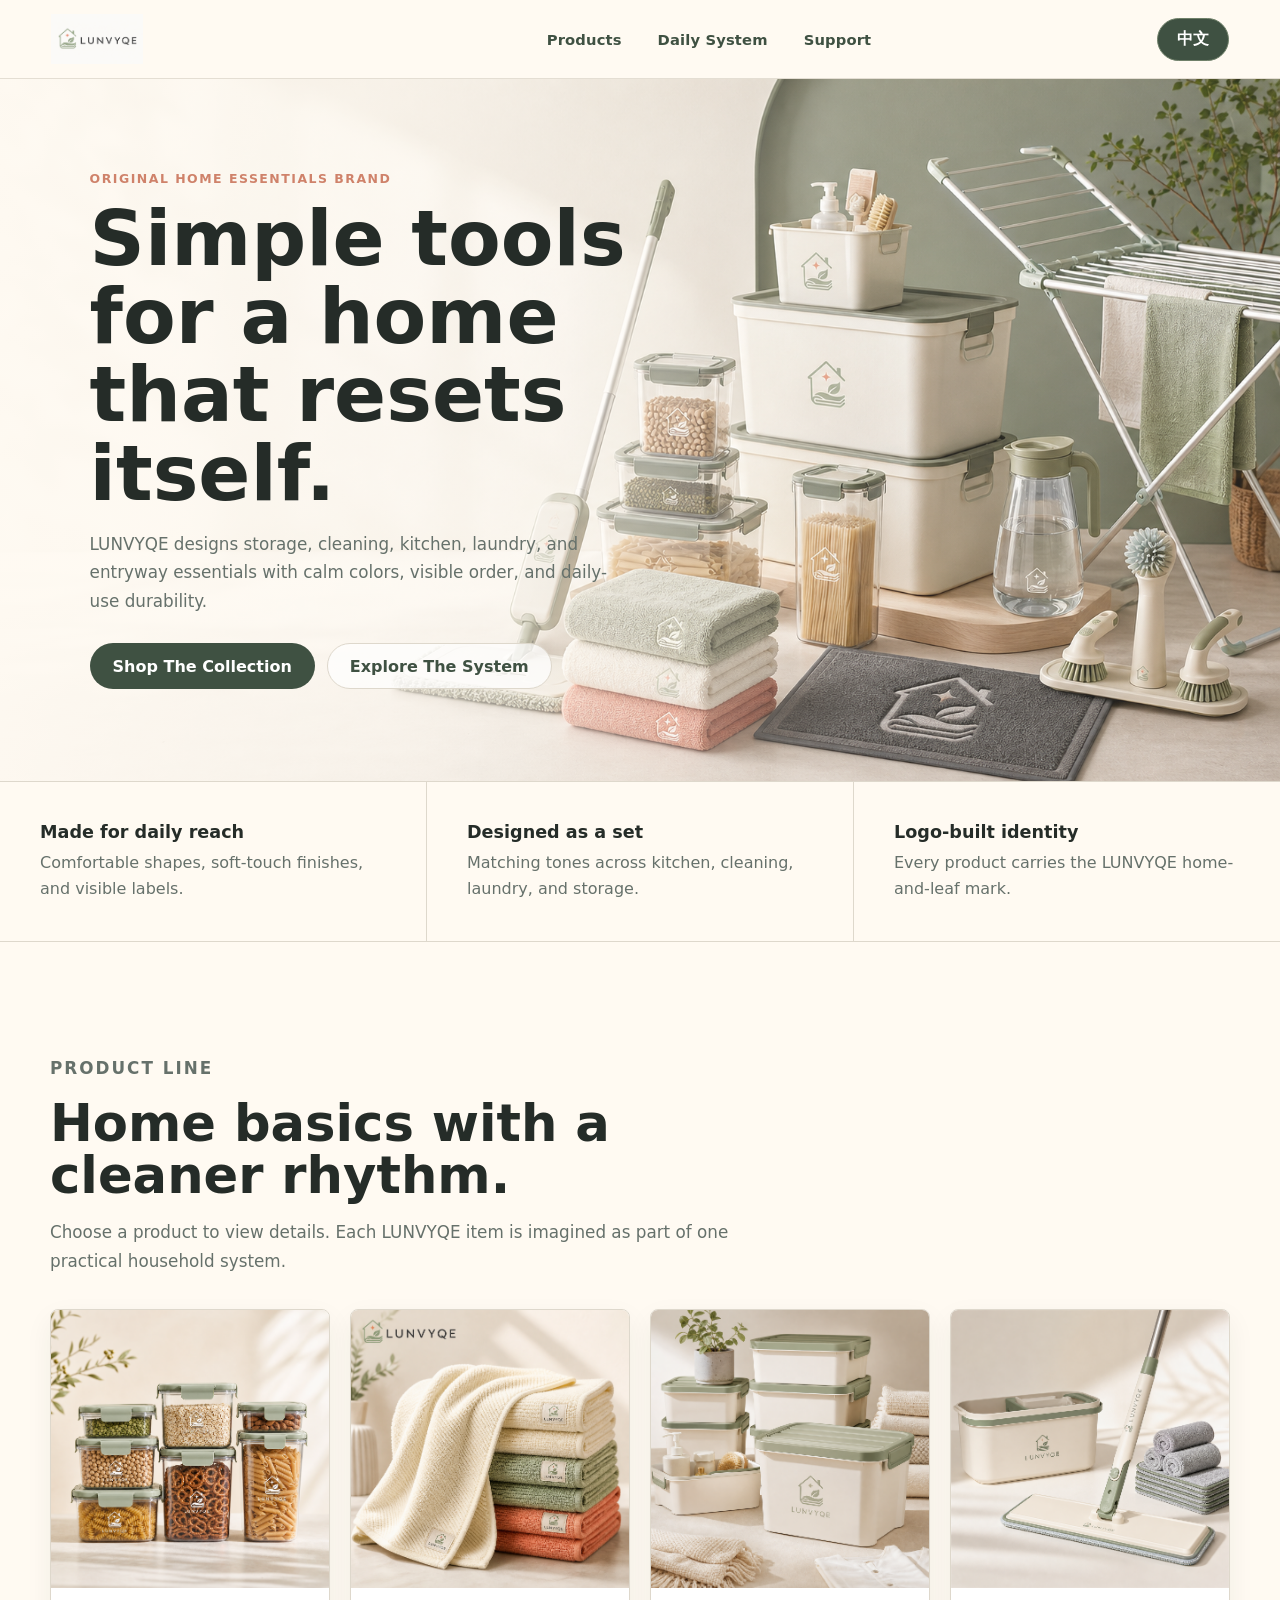
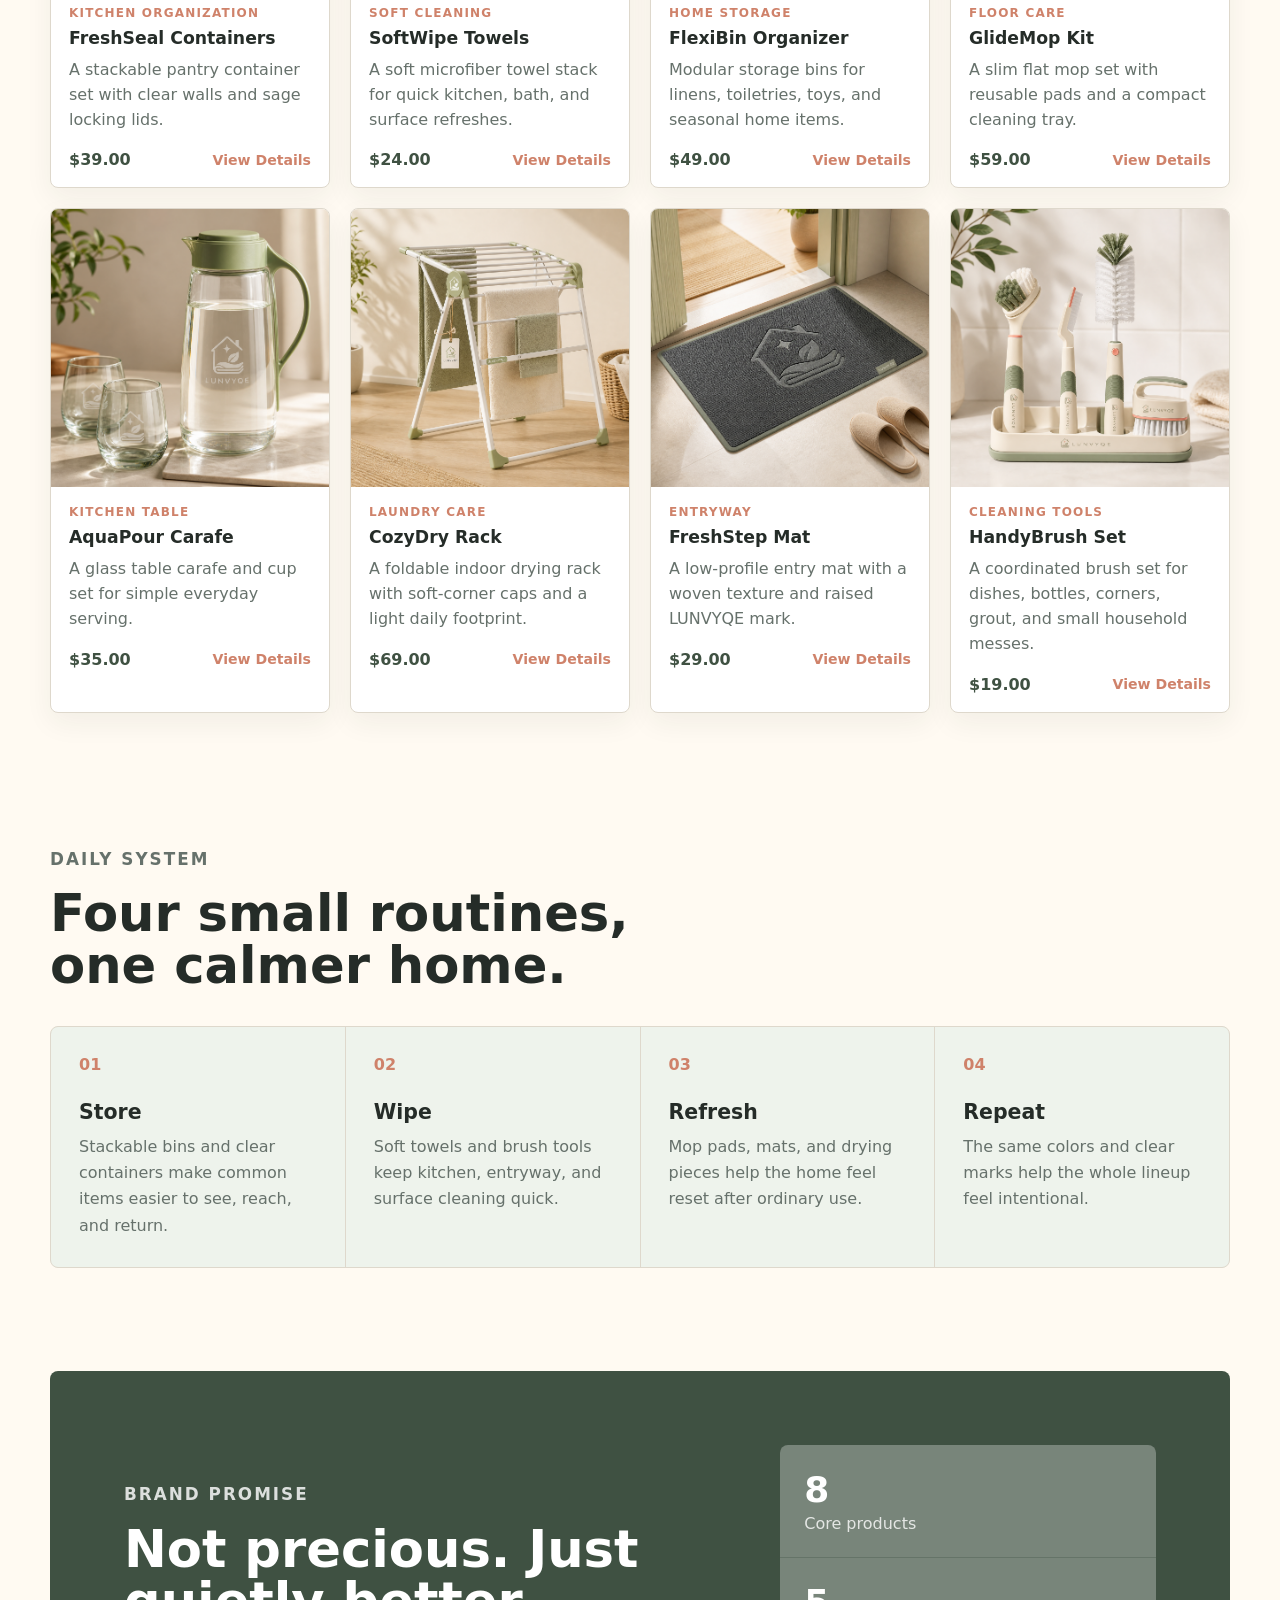
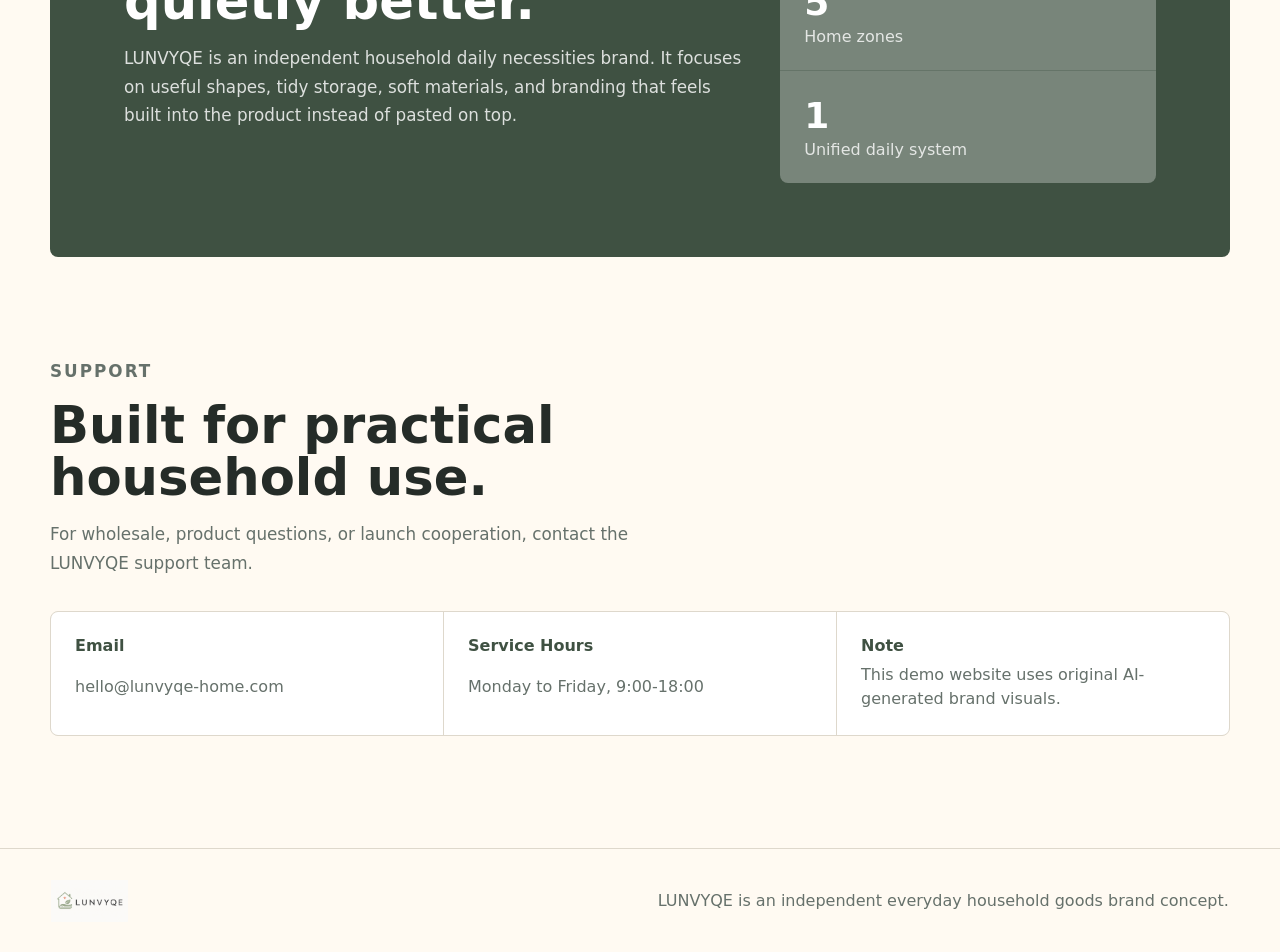
<file: index.html>
<!doctype html>
<html lang="en">
<head>
  <meta charset="utf-8">
  <meta name="viewport" content="width=device-width, initial-scale=1">
  <title>LUNVYQE Official Website | Everyday Home Essentials</title>
  <meta name="description" content="LUNVYQE creates calm, practical everyday home essentials for storage, cleaning, kitchen, laundry, and entryway routines.">
  <link rel="icon" href="assets/lunvyqe-logo.png">
  <link rel="stylesheet" href="style.css">
  <script defer src="product-data.js"></script>
  <script defer src="site.js"></script>
</head>
<body class="home-page">
  <header class="site-header">
    <a class="brand-link" href="index.html" aria-label="LUNVYQE home">
      <img src="assets/lunvyqe-logo.png" alt="LUNVYQE logo">
    </a>
    <nav class="top-nav" aria-label="Main navigation">
      <a href="#products" data-i18n="nav.products">Products</a>
      <a href="#system" data-i18n="nav.system">Daily System</a>
      <a href="#support" data-i18n="nav.support">Support</a>
    </nav>
    <button class="language-toggle" type="button" data-language-toggle>中文</button>
  </header>

  <main>
    <section class="hero" id="home">
      <img class="hero-bg" src="assets/hero-banner.png" alt="LUNVYQE household daily essentials collection">
      <div class="hero-copy">
        <p class="eyebrow" data-i18n="hero.eyebrow">Original Home Essentials Brand</p>
        <h1 data-i18n="hero.title">Simple tools for a home that resets itself.</h1>
        <p data-i18n="hero.body">LUNVYQE designs storage, cleaning, kitchen, laundry, and entryway essentials with calm colors, visible order, and daily-use durability.</p>
        <div class="hero-actions">
          <a class="button primary" href="#products" data-i18n="hero.cta">Shop The Collection</a>
          <a class="button ghost" href="#system" data-i18n="hero.secondary">Explore The System</a>
        </div>
      </div>
    </section>

    <section class="intro-band" aria-label="Brand highlights">
      <div>
        <strong data-i18n="intro.oneTitle">Made for daily reach</strong>
        <span data-i18n="intro.oneBody">Comfortable shapes, soft-touch finishes, and visible labels.</span>
      </div>
      <div>
        <strong data-i18n="intro.twoTitle">Designed as a set</strong>
        <span data-i18n="intro.twoBody">Matching tones across kitchen, cleaning, laundry, and storage.</span>
      </div>
      <div>
        <strong data-i18n="intro.threeTitle">Logo-built identity</strong>
        <span data-i18n="intro.threeBody">Every product carries the LUNVYQE home-and-leaf mark.</span>
      </div>
    </section>

    <section class="section-shell" id="products">
      <div class="section-heading">
        <p class="eyebrow" data-i18n="products.eyebrow">Product Line</p>
        <h2 data-i18n="products.title">Home basics with a cleaner rhythm.</h2>
        <p data-i18n="products.body">Choose a product to view details. Each LUNVYQE item is imagined as part of one practical household system.</p>
      </div>
      <div class="product-grid" data-product-grid></div>
    </section>

    <section class="system-section" id="system">
      <div class="section-heading compact">
        <p class="eyebrow" data-i18n="system.eyebrow">Daily System</p>
        <h2 data-i18n="system.title">Four small routines, one calmer home.</h2>
      </div>
      <div class="system-grid">
        <article>
          <span>01</span>
          <h3 data-i18n="system.card1Title">Store</h3>
          <p data-i18n="system.card1Body">Stackable bins and clear containers make common items easier to see, reach, and return.</p>
        </article>
        <article>
          <span>02</span>
          <h3 data-i18n="system.card2Title">Wipe</h3>
          <p data-i18n="system.card2Body">Soft towels and brush tools keep kitchen, entryway, and surface cleaning quick.</p>
        </article>
        <article>
          <span>03</span>
          <h3 data-i18n="system.card3Title">Refresh</h3>
          <p data-i18n="system.card3Body">Mop pads, mats, and drying pieces help the home feel reset after ordinary use.</p>
        </article>
        <article>
          <span>04</span>
          <h3 data-i18n="system.card4Title">Repeat</h3>
          <p data-i18n="system.card4Body">The same colors and clear marks help the whole lineup feel intentional.</p>
        </article>
      </div>
    </section>

    <section class="feature-band">
      <div class="feature-copy">
        <p class="eyebrow" data-i18n="feature.eyebrow">Brand Promise</p>
        <h2 data-i18n="feature.title">Not precious. Just quietly better.</h2>
        <p data-i18n="feature.body">LUNVYQE is an independent household daily necessities brand. It focuses on useful shapes, tidy storage, soft materials, and branding that feels built into the product instead of pasted on top.</p>
      </div>
      <div class="feature-stats" aria-label="LUNVYQE product values">
        <div><strong>8</strong><span data-i18n="feature.stat1">Core products</span></div>
        <div><strong>5</strong><span data-i18n="feature.stat2">Home zones</span></div>
        <div><strong>1</strong><span data-i18n="feature.stat3">Unified daily system</span></div>
      </div>
    </section>

    <section class="section-shell support-section" id="support">
      <div class="section-heading compact">
        <p class="eyebrow" data-i18n="support.eyebrow">Support</p>
        <h2 data-i18n="support.title">Built for practical household use.</h2>
        <p data-i18n="support.body">For wholesale, product questions, or launch cooperation, contact the LUNVYQE support team.</p>
      </div>
      <div class="support-card">
        <div>
          <strong data-i18n="support.emailLabel">Email</strong>
          <a href="mailto:hello@lunvyqe-home.com">hello@lunvyqe-home.com</a>
        </div>
        <div>
          <strong data-i18n="support.hoursLabel">Service Hours</strong>
          <span data-i18n="support.hours">Monday to Friday, 9:00-18:00</span>
        </div>
        <div>
          <strong data-i18n="support.noteLabel">Note</strong>
          <span data-i18n="support.note">This demo website uses original AI-generated brand visuals.</span>
        </div>
      </div>
    </section>
  </main>

  <footer class="site-footer">
    <a class="footer-brand" href="index.html">
      <img src="assets/lunvyqe-logo.png" alt="LUNVYQE logo">
    </a>
    <p data-i18n="footer.copy">LUNVYQE is an independent everyday household goods brand concept.</p>
  </footer>
</body>
</html>
</file>
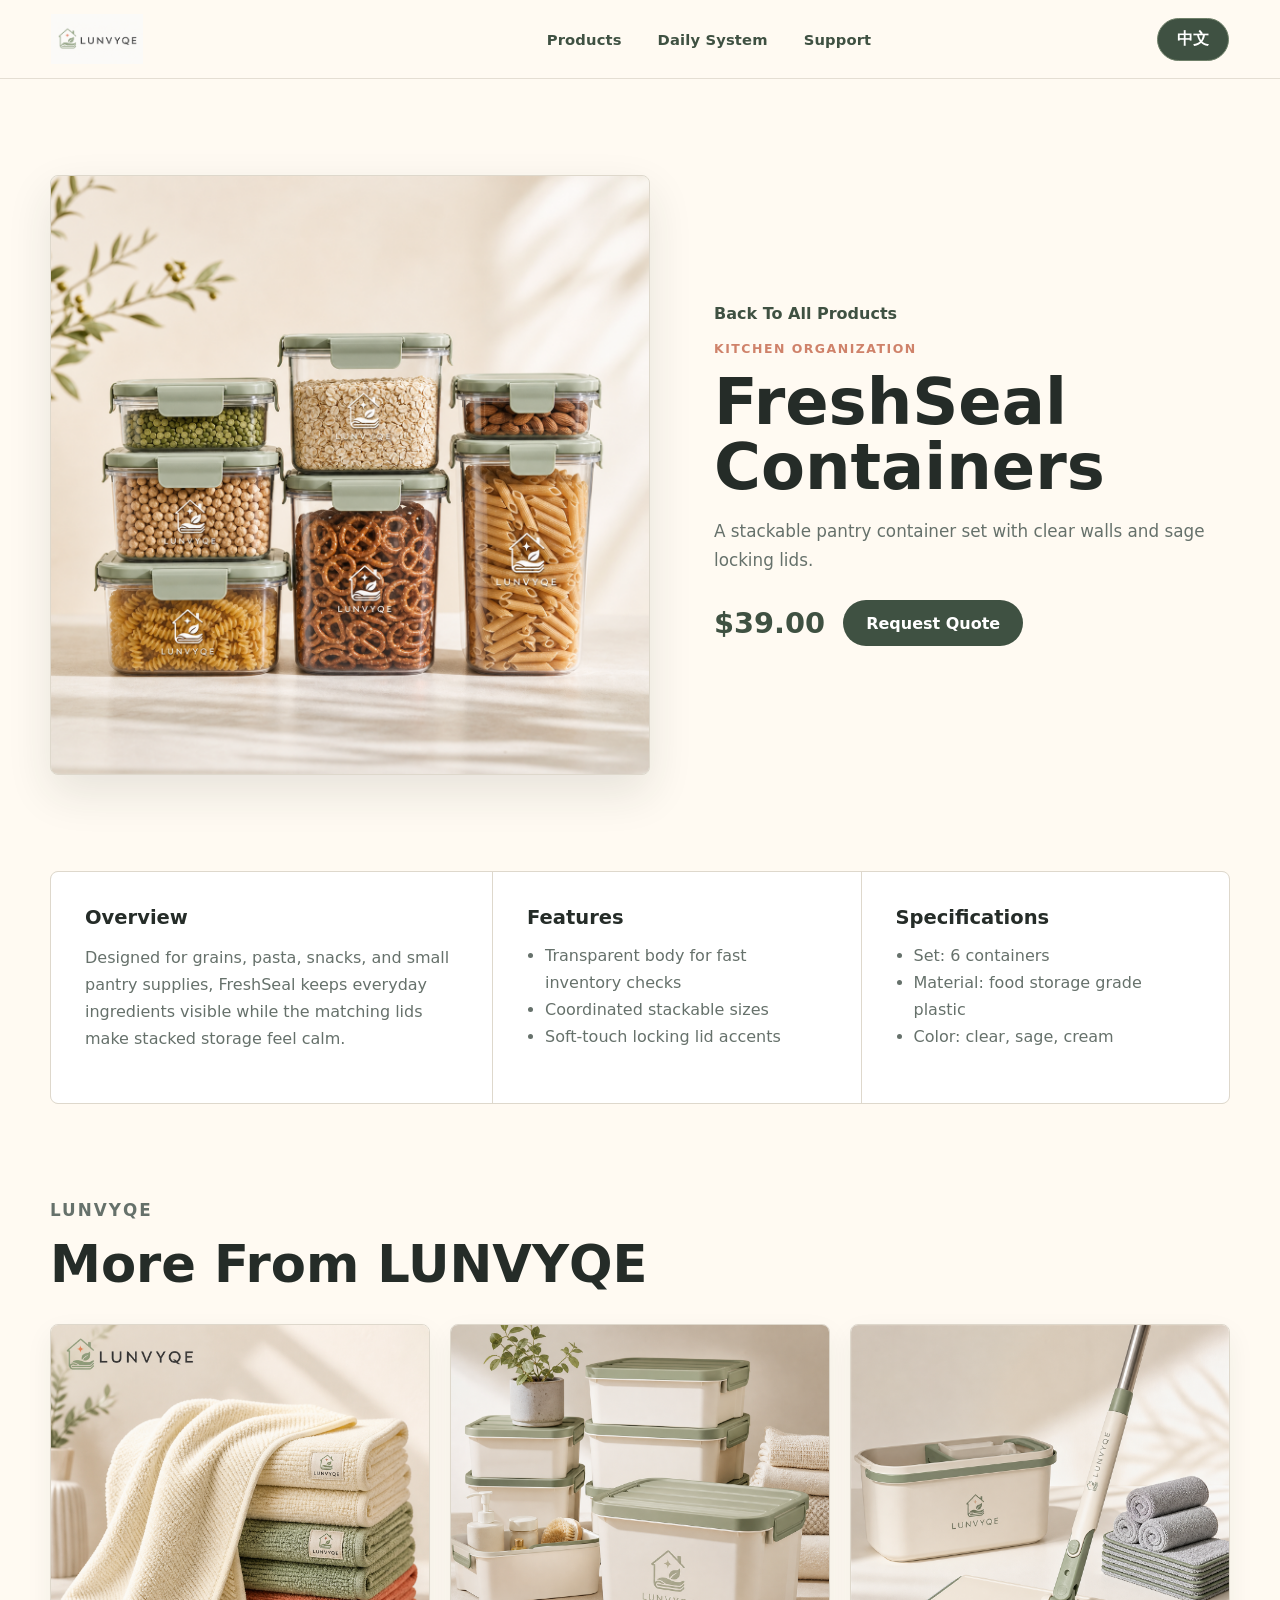
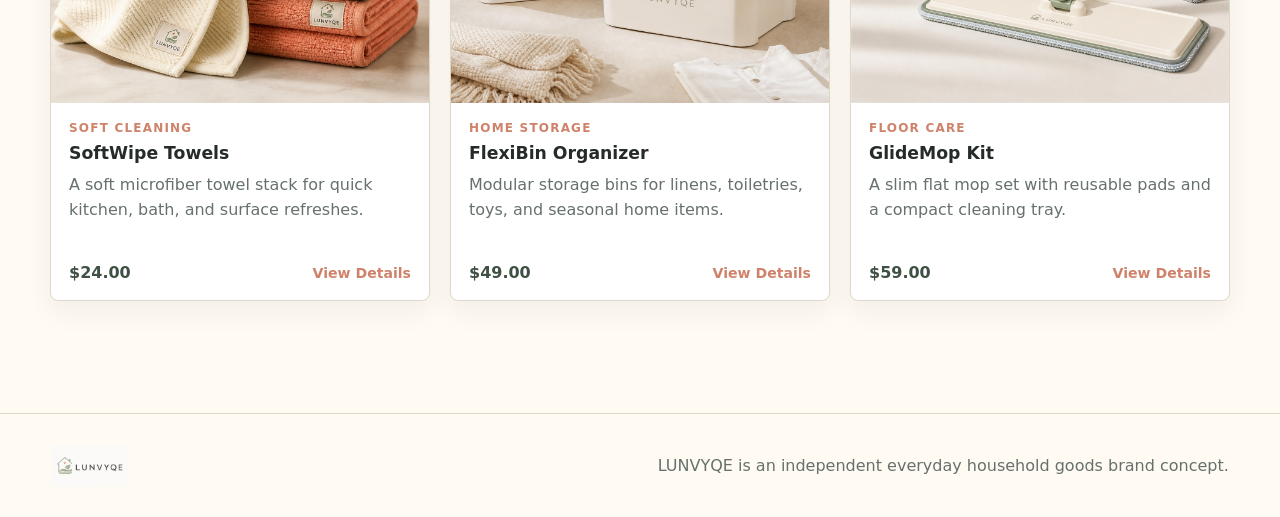
<file: product1.html>
<!doctype html>
<html lang="en">
<head>
  <meta charset="utf-8">
  <meta name="viewport" content="width=device-width, initial-scale=1">
  <title>LUNVYQE FreshSeal Containers | LUNVYQE</title>
  <link rel="icon" href="assets/lunvyqe-logo.png">
  <link rel="stylesheet" href="style.css">
  <script defer src="product-data.js"></script>
  <script defer src="site.js"></script>
</head>
<body class="detail-page" data-product-id="freshseal-containers">
  <header class="site-header">
    <a class="brand-link" href="index.html" aria-label="LUNVYQE home"><img src="assets/lunvyqe-logo.png" alt="LUNVYQE logo"></a>
    <nav class="top-nav" aria-label="Main navigation">
      <a href="index.html#products" data-i18n="nav.products">Products</a>
      <a href="index.html#system" data-i18n="nav.system">Daily System</a>
      <a href="index.html#support" data-i18n="nav.support">Support</a>
    </nav>
    <button class="language-toggle" type="button" data-language-toggle>中文</button>
  </header>
  <main data-product-detail></main>
  <footer class="site-footer"><a class="footer-brand" href="index.html"><img src="assets/lunvyqe-logo.png" alt="LUNVYQE logo"></a><p data-i18n="footer.copy">LUNVYQE is an independent everyday household goods brand concept.</p></footer>
</body>
</html>
</file>
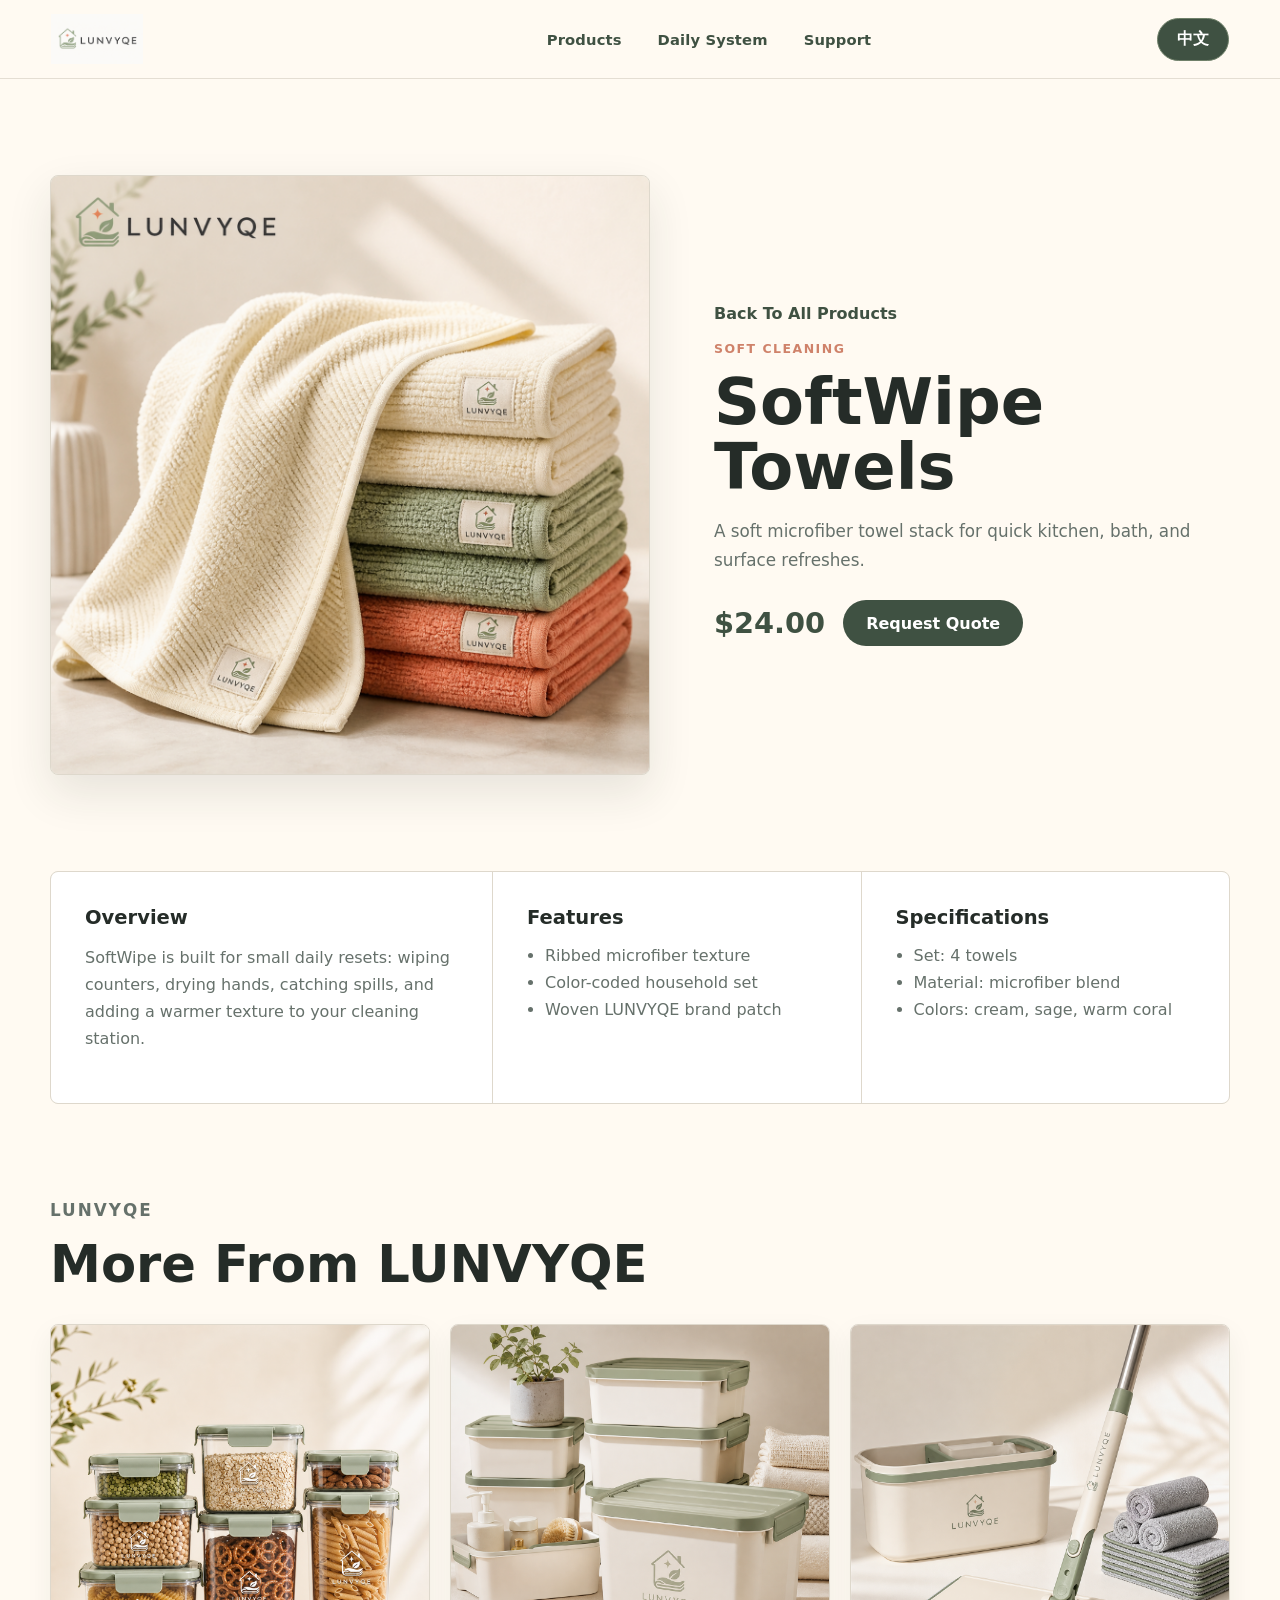
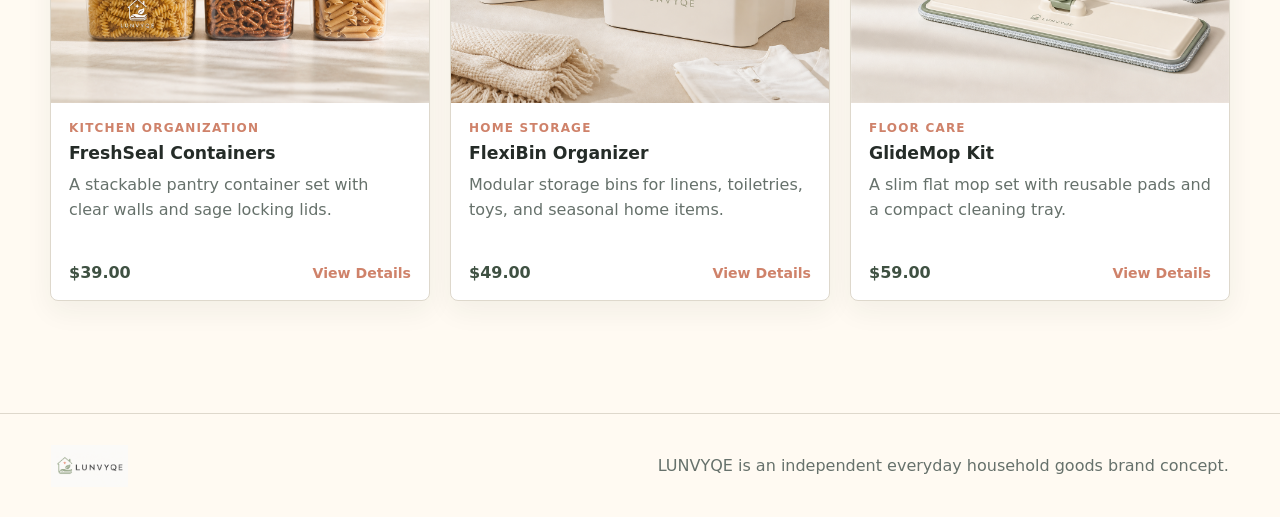
<file: product2.html>
<!doctype html>
<html lang="en">
<head>
  <meta charset="utf-8">
  <meta name="viewport" content="width=device-width, initial-scale=1">
  <title>LUNVYQE SoftWipe Towels | LUNVYQE</title>
  <link rel="icon" href="assets/lunvyqe-logo.png">
  <link rel="stylesheet" href="style.css">
  <script defer src="product-data.js"></script>
  <script defer src="site.js"></script>
</head>
<body class="detail-page" data-product-id="softwipe-towels">
  <header class="site-header">
    <a class="brand-link" href="index.html" aria-label="LUNVYQE home"><img src="assets/lunvyqe-logo.png" alt="LUNVYQE logo"></a>
    <nav class="top-nav" aria-label="Main navigation">
      <a href="index.html#products" data-i18n="nav.products">Products</a>
      <a href="index.html#system" data-i18n="nav.system">Daily System</a>
      <a href="index.html#support" data-i18n="nav.support">Support</a>
    </nav>
    <button class="language-toggle" type="button" data-language-toggle>中文</button>
  </header>
  <main data-product-detail></main>
  <footer class="site-footer"><a class="footer-brand" href="index.html"><img src="assets/lunvyqe-logo.png" alt="LUNVYQE logo"></a><p data-i18n="footer.copy">LUNVYQE is an independent everyday household goods brand concept.</p></footer>
</body>
</html>
</file>
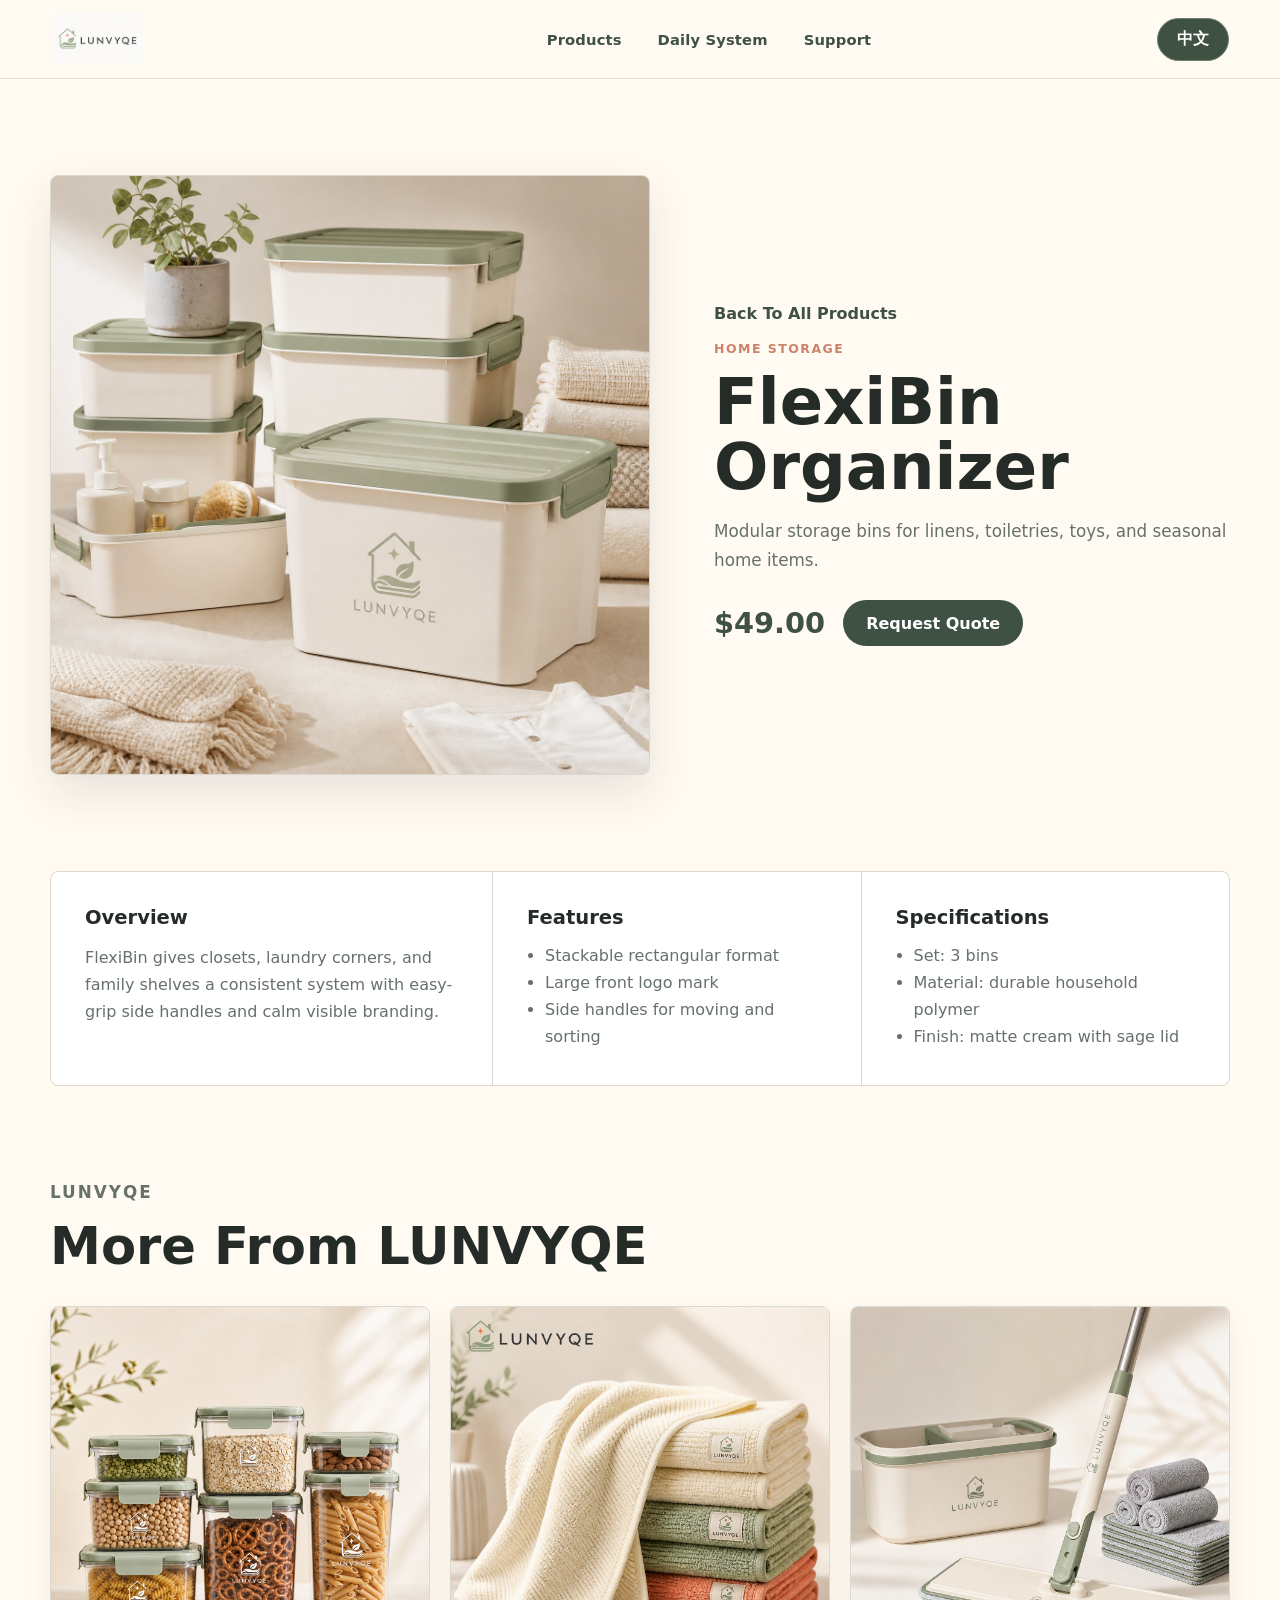
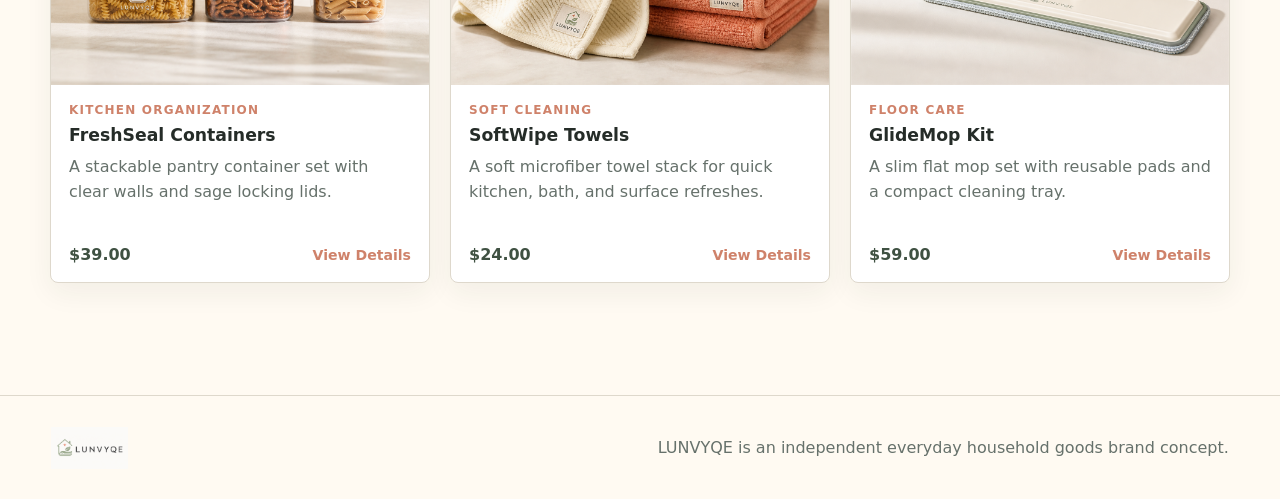
<file: product3.html>
<!doctype html>
<html lang="en">
<head>
  <meta charset="utf-8">
  <meta name="viewport" content="width=device-width, initial-scale=1">
  <title>LUNVYQE FlexiBin Organizer | LUNVYQE</title>
  <link rel="icon" href="assets/lunvyqe-logo.png">
  <link rel="stylesheet" href="style.css">
  <script defer src="product-data.js"></script>
  <script defer src="site.js"></script>
</head>
<body class="detail-page" data-product-id="flexibin-organizer">
  <header class="site-header">
    <a class="brand-link" href="index.html" aria-label="LUNVYQE home"><img src="assets/lunvyqe-logo.png" alt="LUNVYQE logo"></a>
    <nav class="top-nav" aria-label="Main navigation">
      <a href="index.html#products" data-i18n="nav.products">Products</a>
      <a href="index.html#system" data-i18n="nav.system">Daily System</a>
      <a href="index.html#support" data-i18n="nav.support">Support</a>
    </nav>
    <button class="language-toggle" type="button" data-language-toggle>中文</button>
  </header>
  <main data-product-detail></main>
  <footer class="site-footer"><a class="footer-brand" href="index.html"><img src="assets/lunvyqe-logo.png" alt="LUNVYQE logo"></a><p data-i18n="footer.copy">LUNVYQE is an independent everyday household goods brand concept.</p></footer>
</body>
</html>
</file>
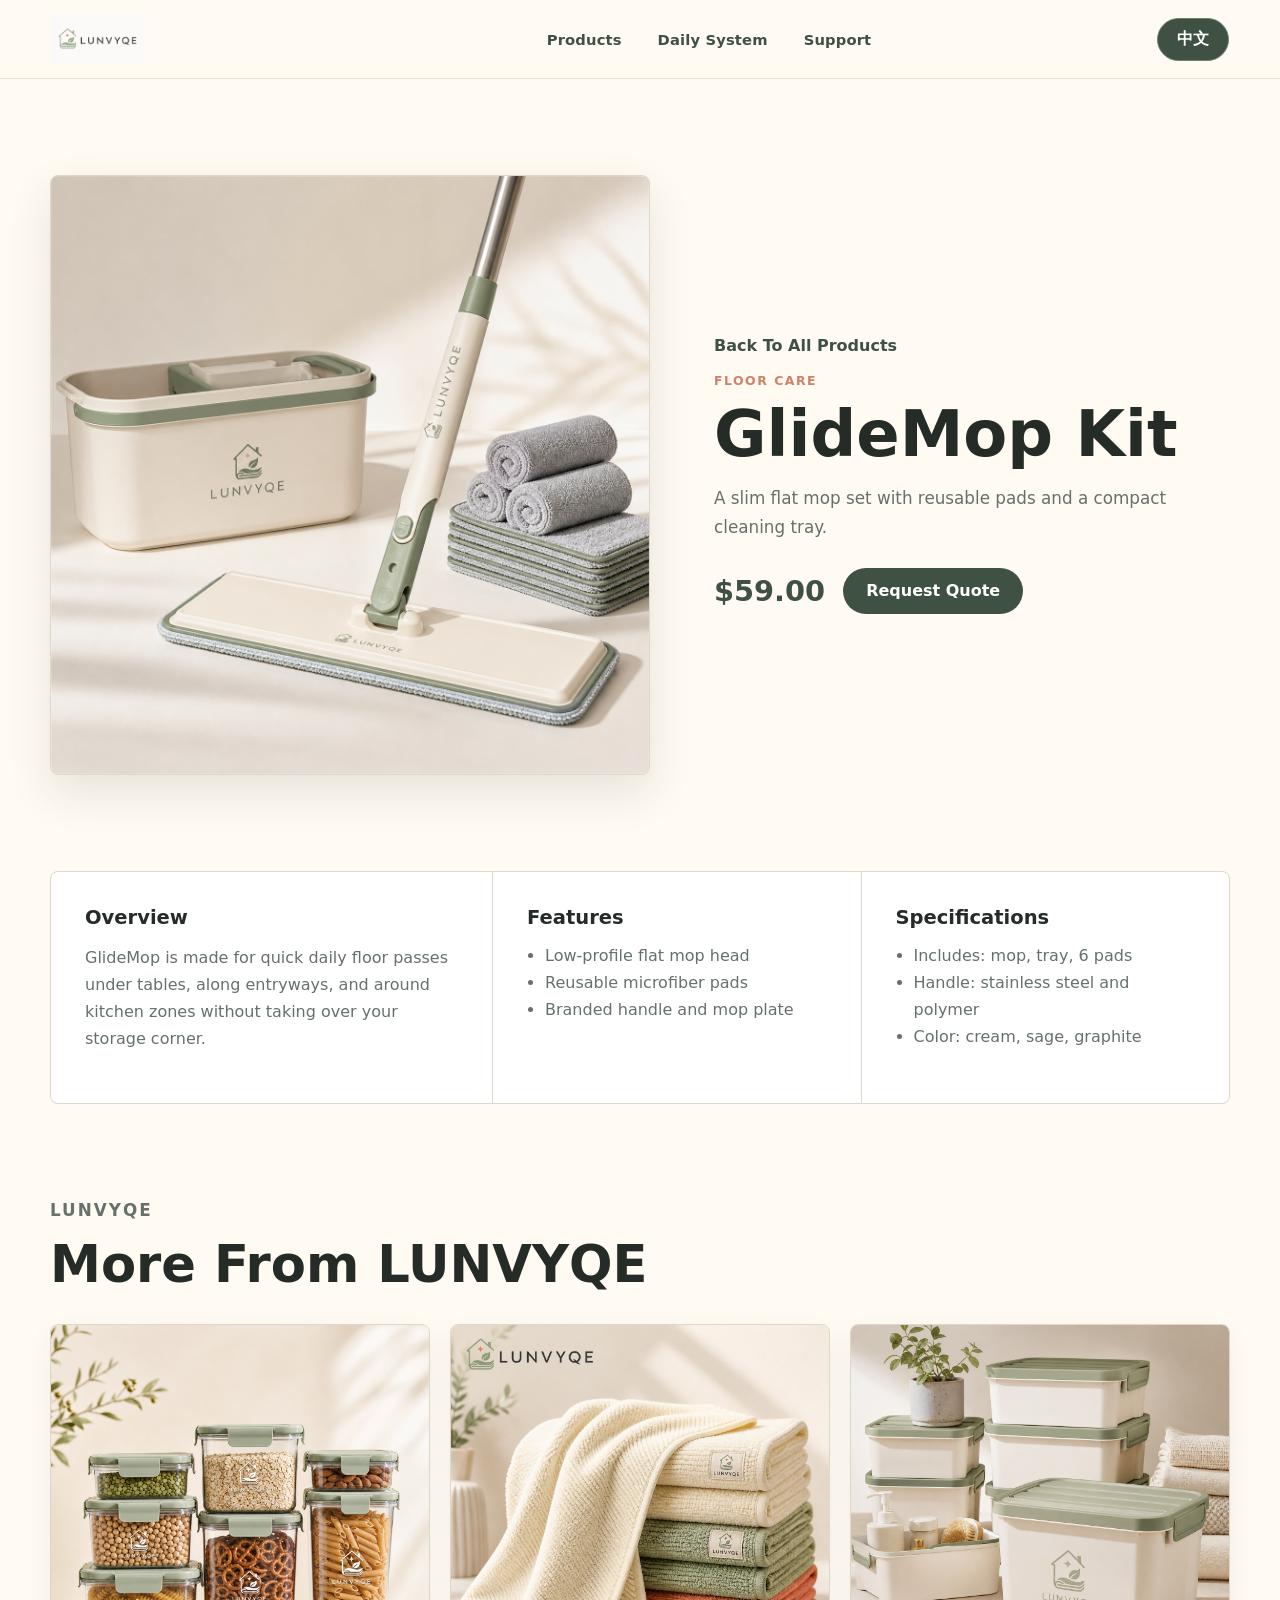
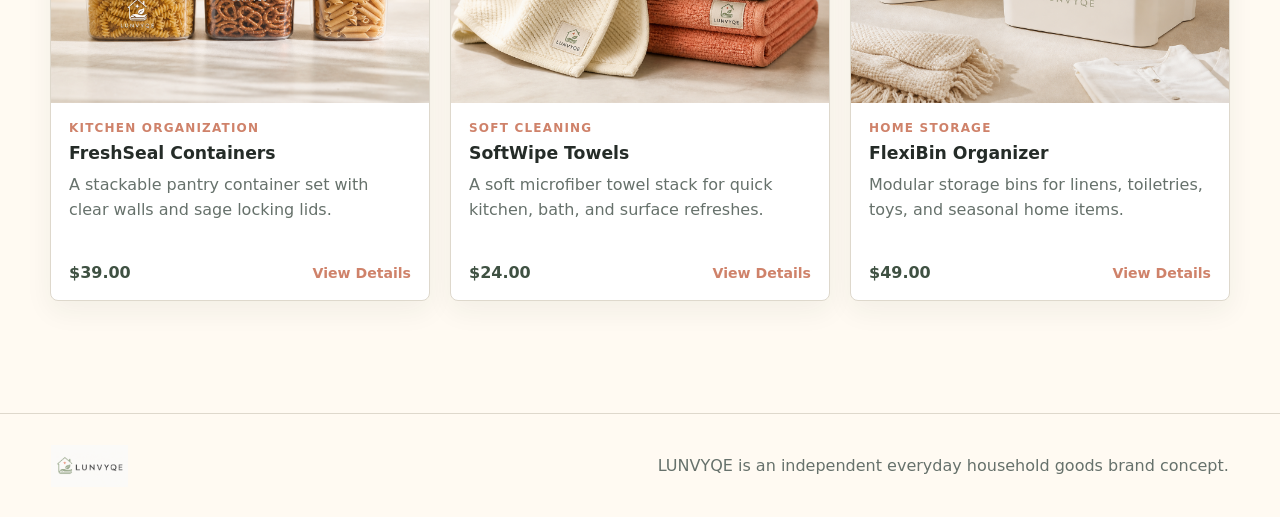
<file: product4.html>
<!doctype html>
<html lang="en">
<head>
  <meta charset="utf-8">
  <meta name="viewport" content="width=device-width, initial-scale=1">
  <title>LUNVYQE GlideMop Kit | LUNVYQE</title>
  <link rel="icon" href="assets/lunvyqe-logo.png">
  <link rel="stylesheet" href="style.css">
  <script defer src="product-data.js"></script>
  <script defer src="site.js"></script>
</head>
<body class="detail-page" data-product-id="glidemop-kit">
  <header class="site-header">
    <a class="brand-link" href="index.html" aria-label="LUNVYQE home"><img src="assets/lunvyqe-logo.png" alt="LUNVYQE logo"></a>
    <nav class="top-nav" aria-label="Main navigation">
      <a href="index.html#products" data-i18n="nav.products">Products</a>
      <a href="index.html#system" data-i18n="nav.system">Daily System</a>
      <a href="index.html#support" data-i18n="nav.support">Support</a>
    </nav>
    <button class="language-toggle" type="button" data-language-toggle>中文</button>
  </header>
  <main data-product-detail></main>
  <footer class="site-footer"><a class="footer-brand" href="index.html"><img src="assets/lunvyqe-logo.png" alt="LUNVYQE logo"></a><p data-i18n="footer.copy">LUNVYQE is an independent everyday household goods brand concept.</p></footer>
</body>
</html>
</file>
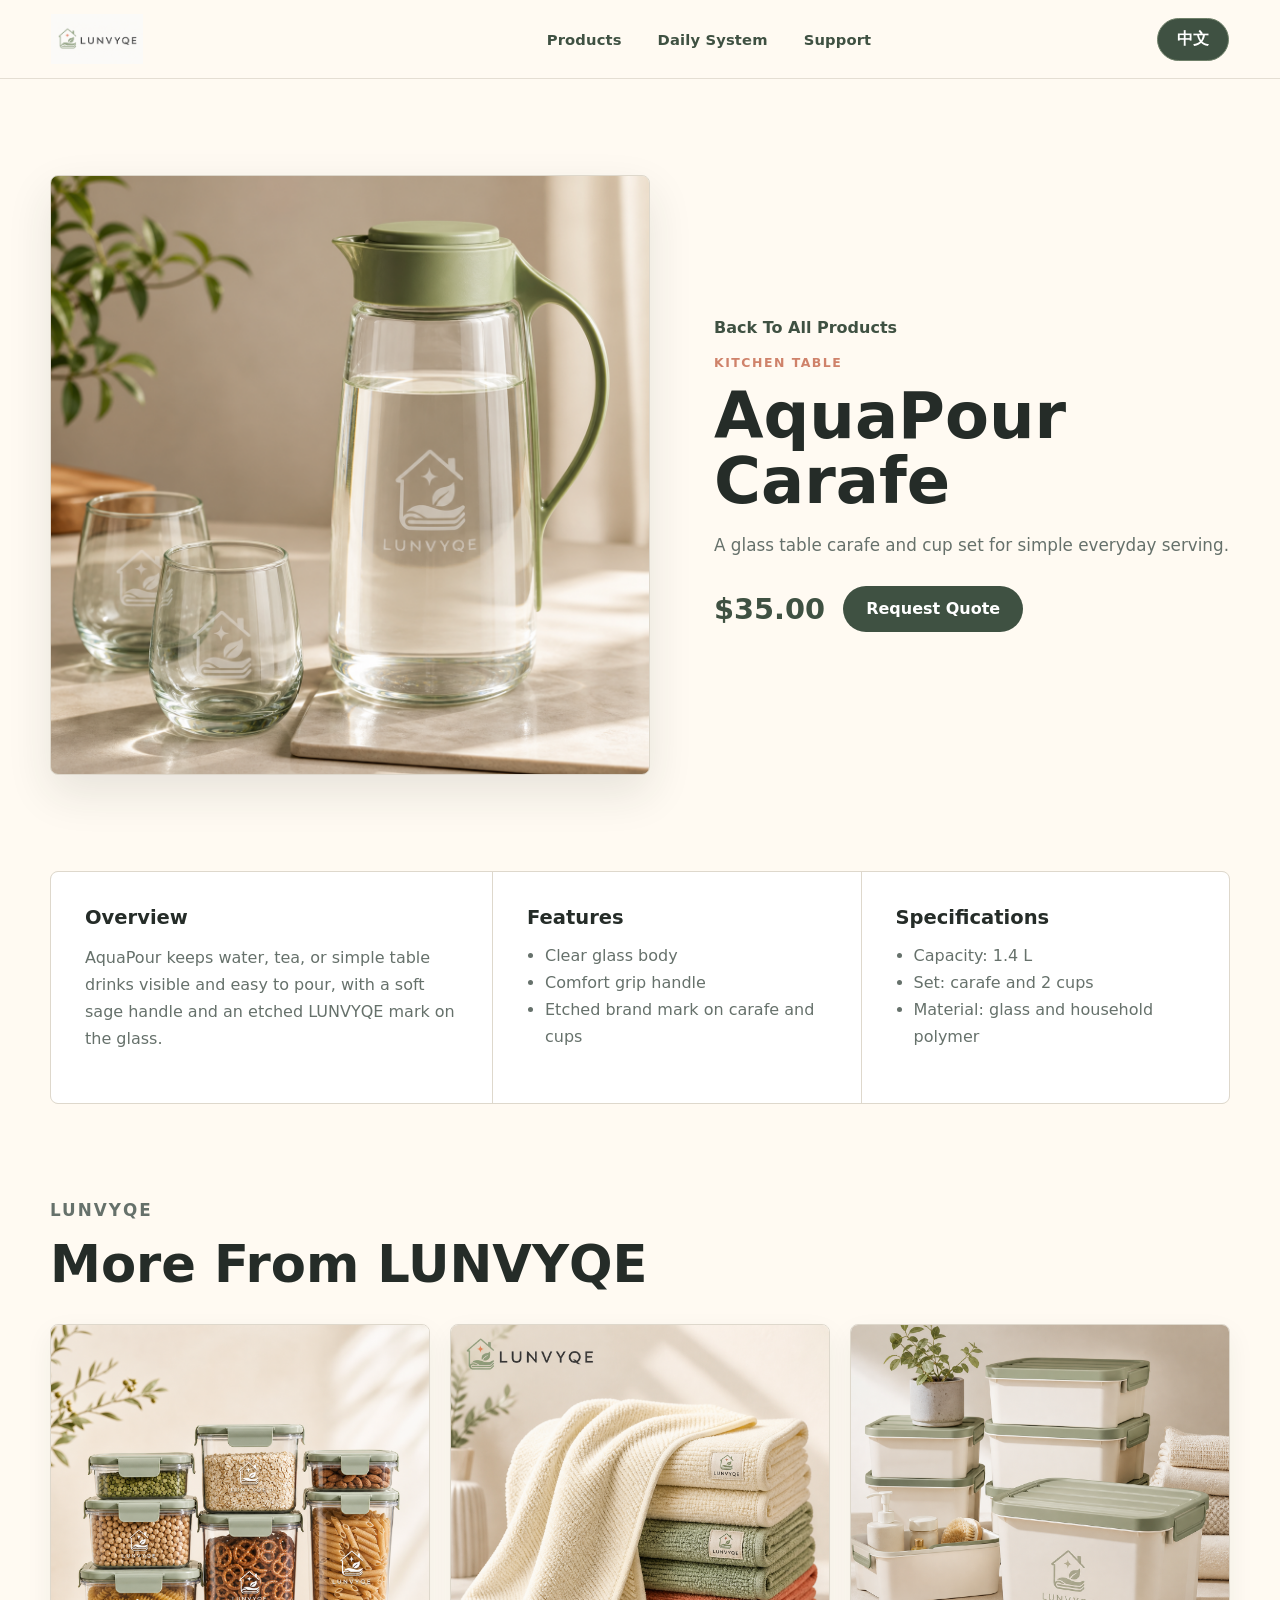
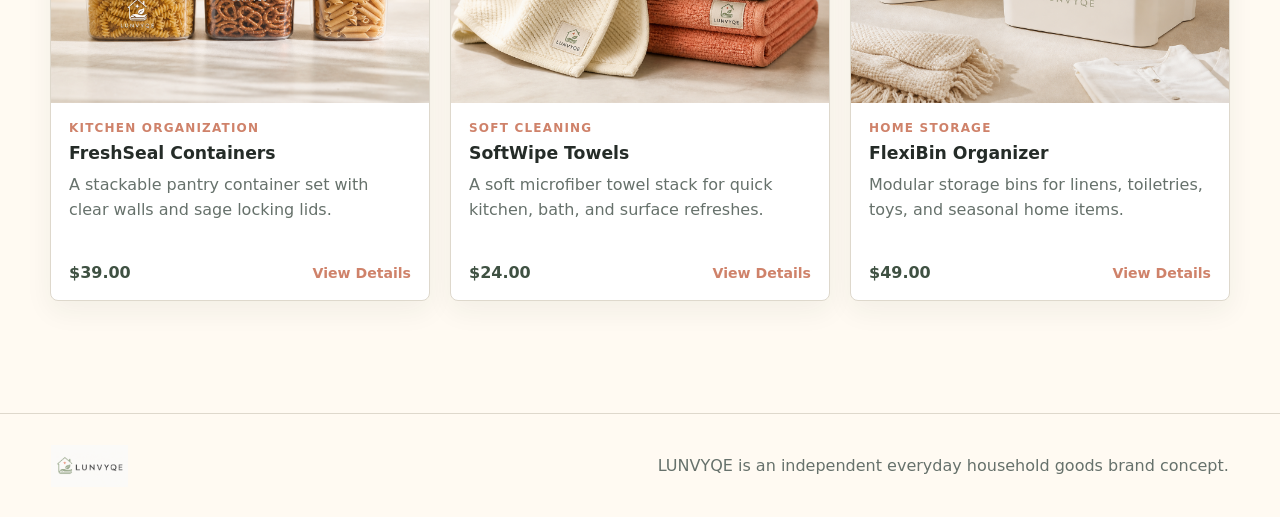
<file: product5.html>
<!doctype html>
<html lang="en">
<head>
  <meta charset="utf-8">
  <meta name="viewport" content="width=device-width, initial-scale=1">
  <title>LUNVYQE AquaPour Carafe | LUNVYQE</title>
  <link rel="icon" href="assets/lunvyqe-logo.png">
  <link rel="stylesheet" href="style.css">
  <script defer src="product-data.js"></script>
  <script defer src="site.js"></script>
</head>
<body class="detail-page" data-product-id="aquapour-carafe">
  <header class="site-header">
    <a class="brand-link" href="index.html" aria-label="LUNVYQE home"><img src="assets/lunvyqe-logo.png" alt="LUNVYQE logo"></a>
    <nav class="top-nav" aria-label="Main navigation">
      <a href="index.html#products" data-i18n="nav.products">Products</a>
      <a href="index.html#system" data-i18n="nav.system">Daily System</a>
      <a href="index.html#support" data-i18n="nav.support">Support</a>
    </nav>
    <button class="language-toggle" type="button" data-language-toggle>中文</button>
  </header>
  <main data-product-detail></main>
  <footer class="site-footer"><a class="footer-brand" href="index.html"><img src="assets/lunvyqe-logo.png" alt="LUNVYQE logo"></a><p data-i18n="footer.copy">LUNVYQE is an independent everyday household goods brand concept.</p></footer>
</body>
</html>
</file>
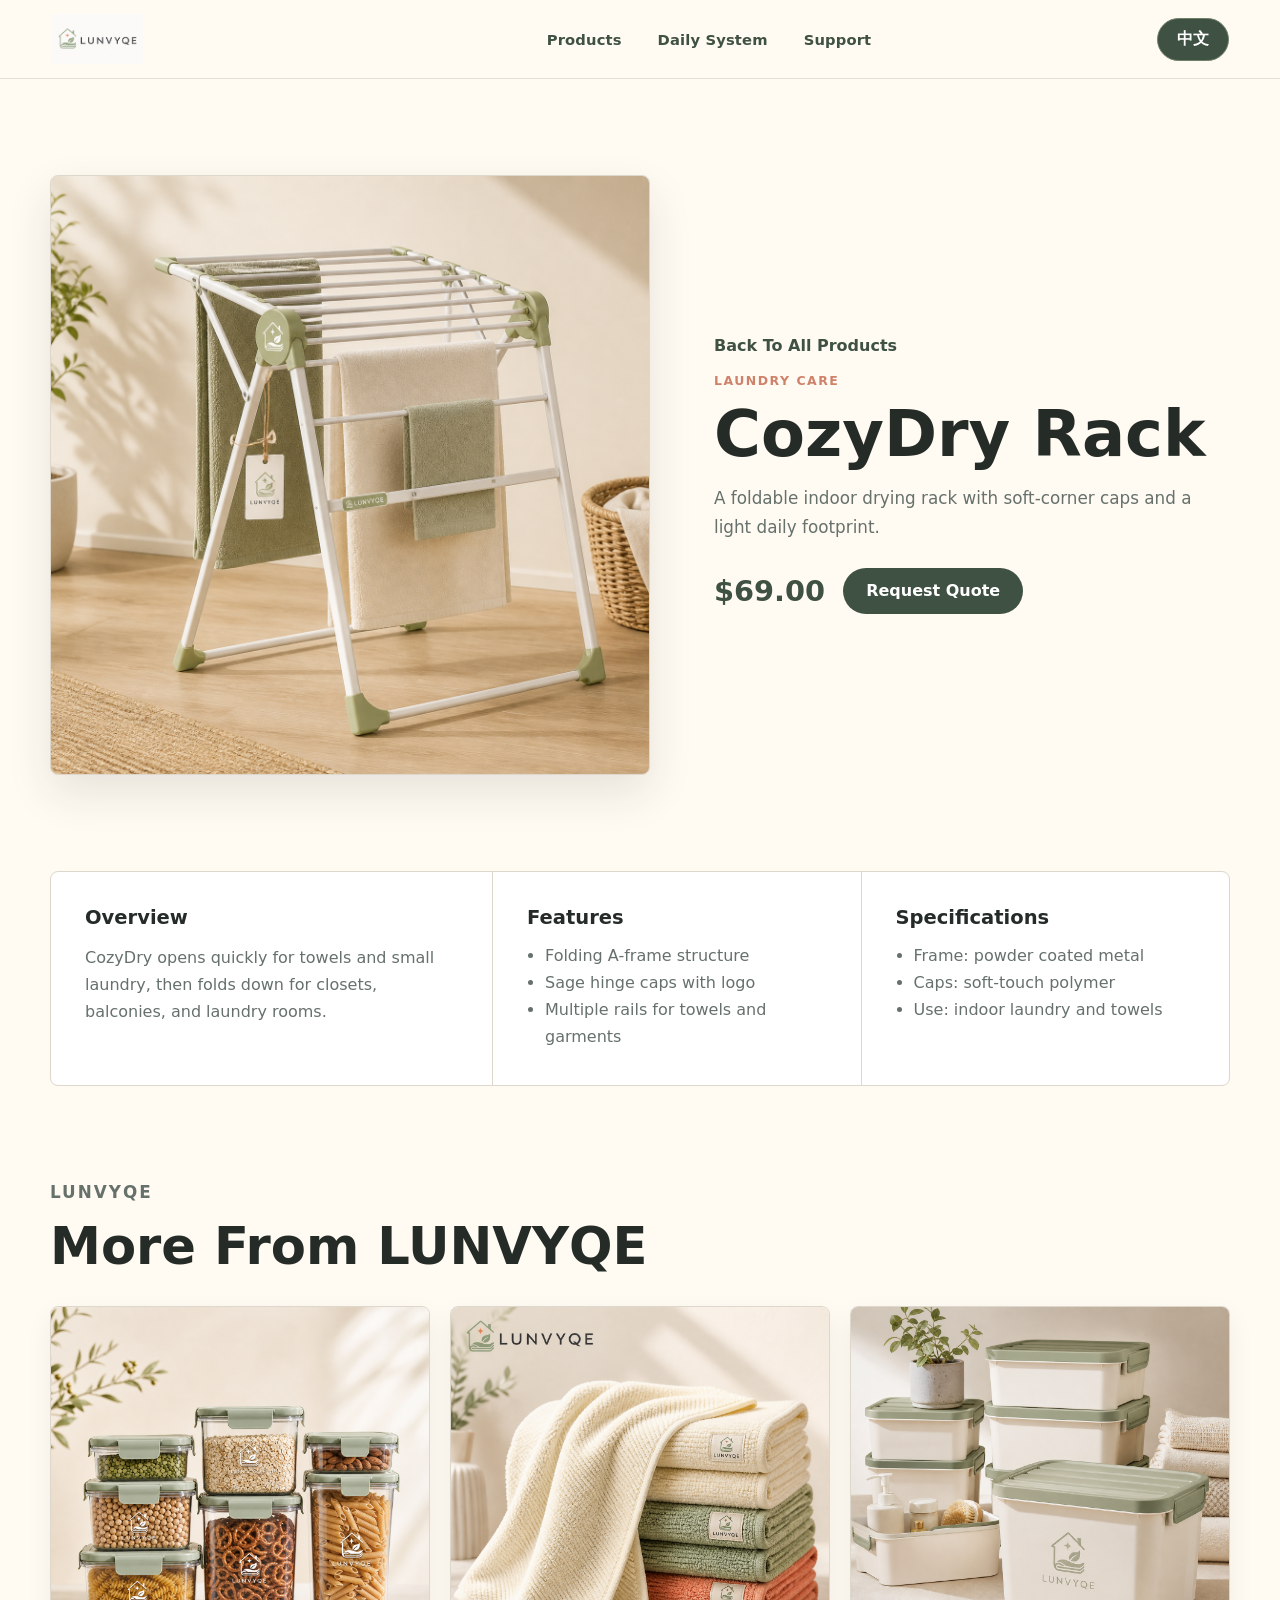
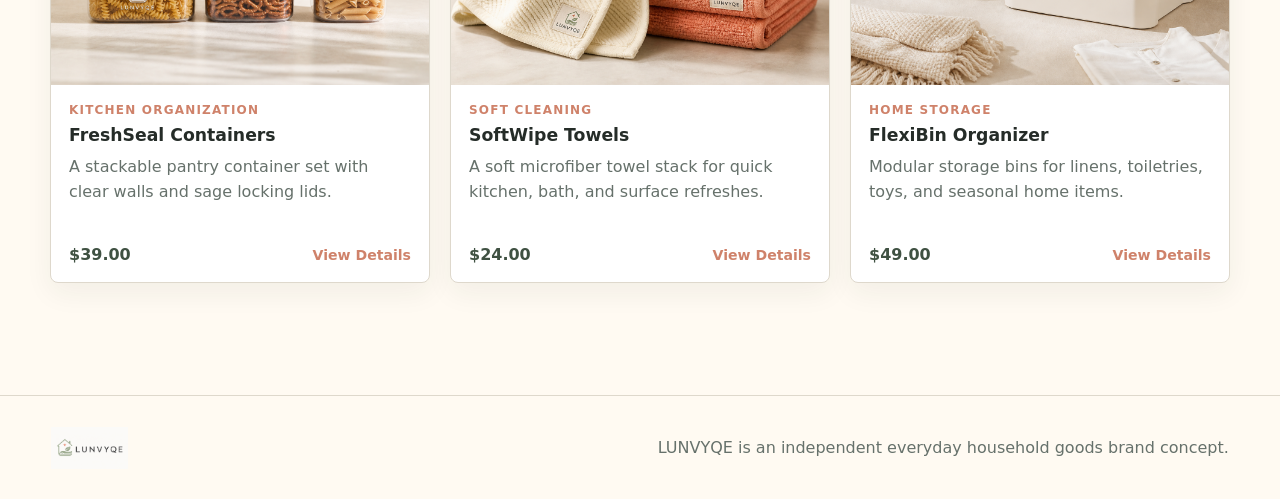
<file: product6.html>
<!doctype html>
<html lang="en">
<head>
  <meta charset="utf-8">
  <meta name="viewport" content="width=device-width, initial-scale=1">
  <title>LUNVYQE CozyDry Rack | LUNVYQE</title>
  <link rel="icon" href="assets/lunvyqe-logo.png">
  <link rel="stylesheet" href="style.css">
  <script defer src="product-data.js"></script>
  <script defer src="site.js"></script>
</head>
<body class="detail-page" data-product-id="cozydry-rack">
  <header class="site-header">
    <a class="brand-link" href="index.html" aria-label="LUNVYQE home"><img src="assets/lunvyqe-logo.png" alt="LUNVYQE logo"></a>
    <nav class="top-nav" aria-label="Main navigation">
      <a href="index.html#products" data-i18n="nav.products">Products</a>
      <a href="index.html#system" data-i18n="nav.system">Daily System</a>
      <a href="index.html#support" data-i18n="nav.support">Support</a>
    </nav>
    <button class="language-toggle" type="button" data-language-toggle>中文</button>
  </header>
  <main data-product-detail></main>
  <footer class="site-footer"><a class="footer-brand" href="index.html"><img src="assets/lunvyqe-logo.png" alt="LUNVYQE logo"></a><p data-i18n="footer.copy">LUNVYQE is an independent everyday household goods brand concept.</p></footer>
</body>
</html>
</file>
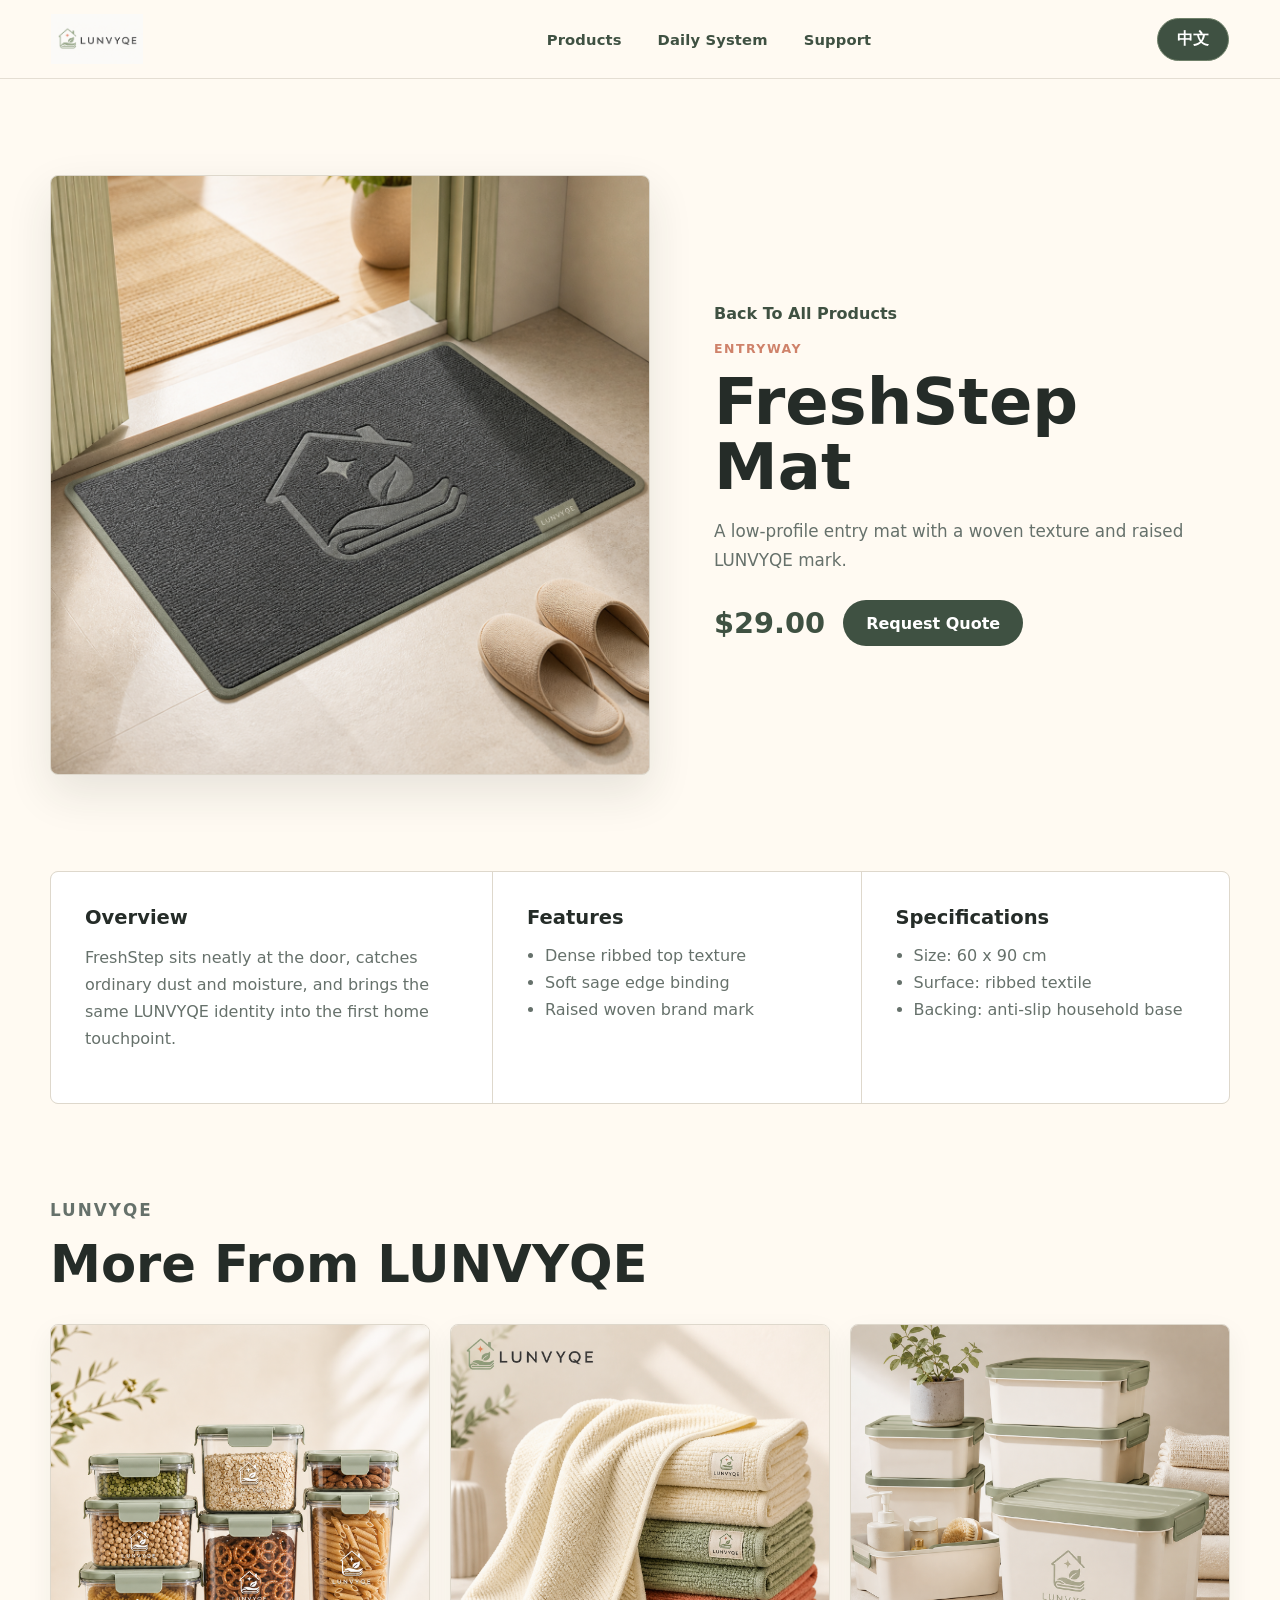
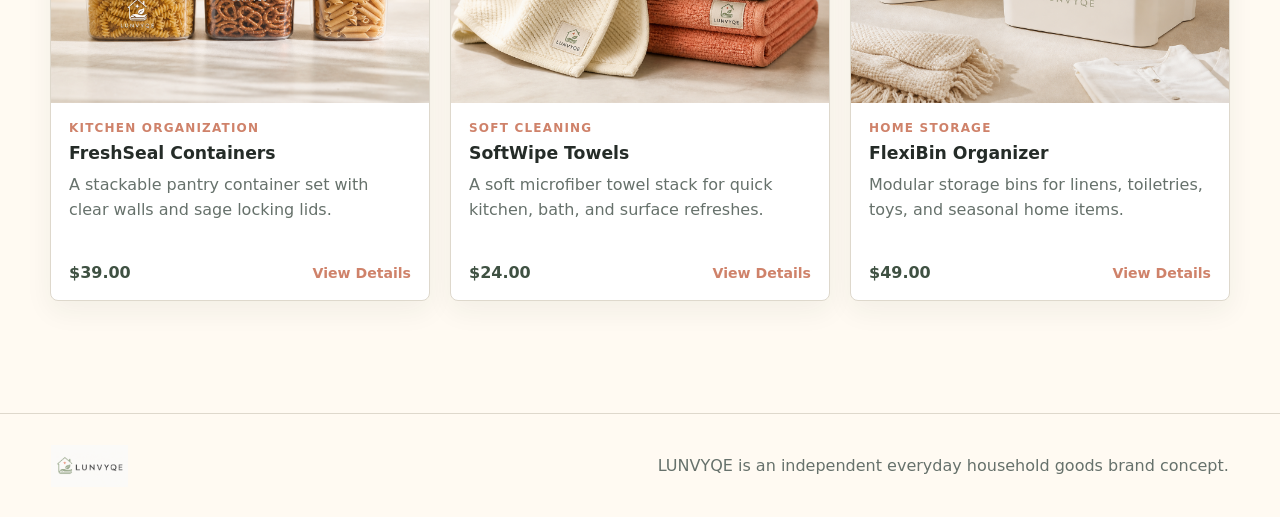
<file: product7.html>
<!doctype html>
<html lang="en">
<head>
  <meta charset="utf-8">
  <meta name="viewport" content="width=device-width, initial-scale=1">
  <title>LUNVYQE FreshStep Mat | LUNVYQE</title>
  <link rel="icon" href="assets/lunvyqe-logo.png">
  <link rel="stylesheet" href="style.css">
  <script defer src="product-data.js"></script>
  <script defer src="site.js"></script>
</head>
<body class="detail-page" data-product-id="freshstep-mat">
  <header class="site-header">
    <a class="brand-link" href="index.html" aria-label="LUNVYQE home"><img src="assets/lunvyqe-logo.png" alt="LUNVYQE logo"></a>
    <nav class="top-nav" aria-label="Main navigation">
      <a href="index.html#products" data-i18n="nav.products">Products</a>
      <a href="index.html#system" data-i18n="nav.system">Daily System</a>
      <a href="index.html#support" data-i18n="nav.support">Support</a>
    </nav>
    <button class="language-toggle" type="button" data-language-toggle>中文</button>
  </header>
  <main data-product-detail></main>
  <footer class="site-footer"><a class="footer-brand" href="index.html"><img src="assets/lunvyqe-logo.png" alt="LUNVYQE logo"></a><p data-i18n="footer.copy">LUNVYQE is an independent everyday household goods brand concept.</p></footer>
</body>
</html>
</file>
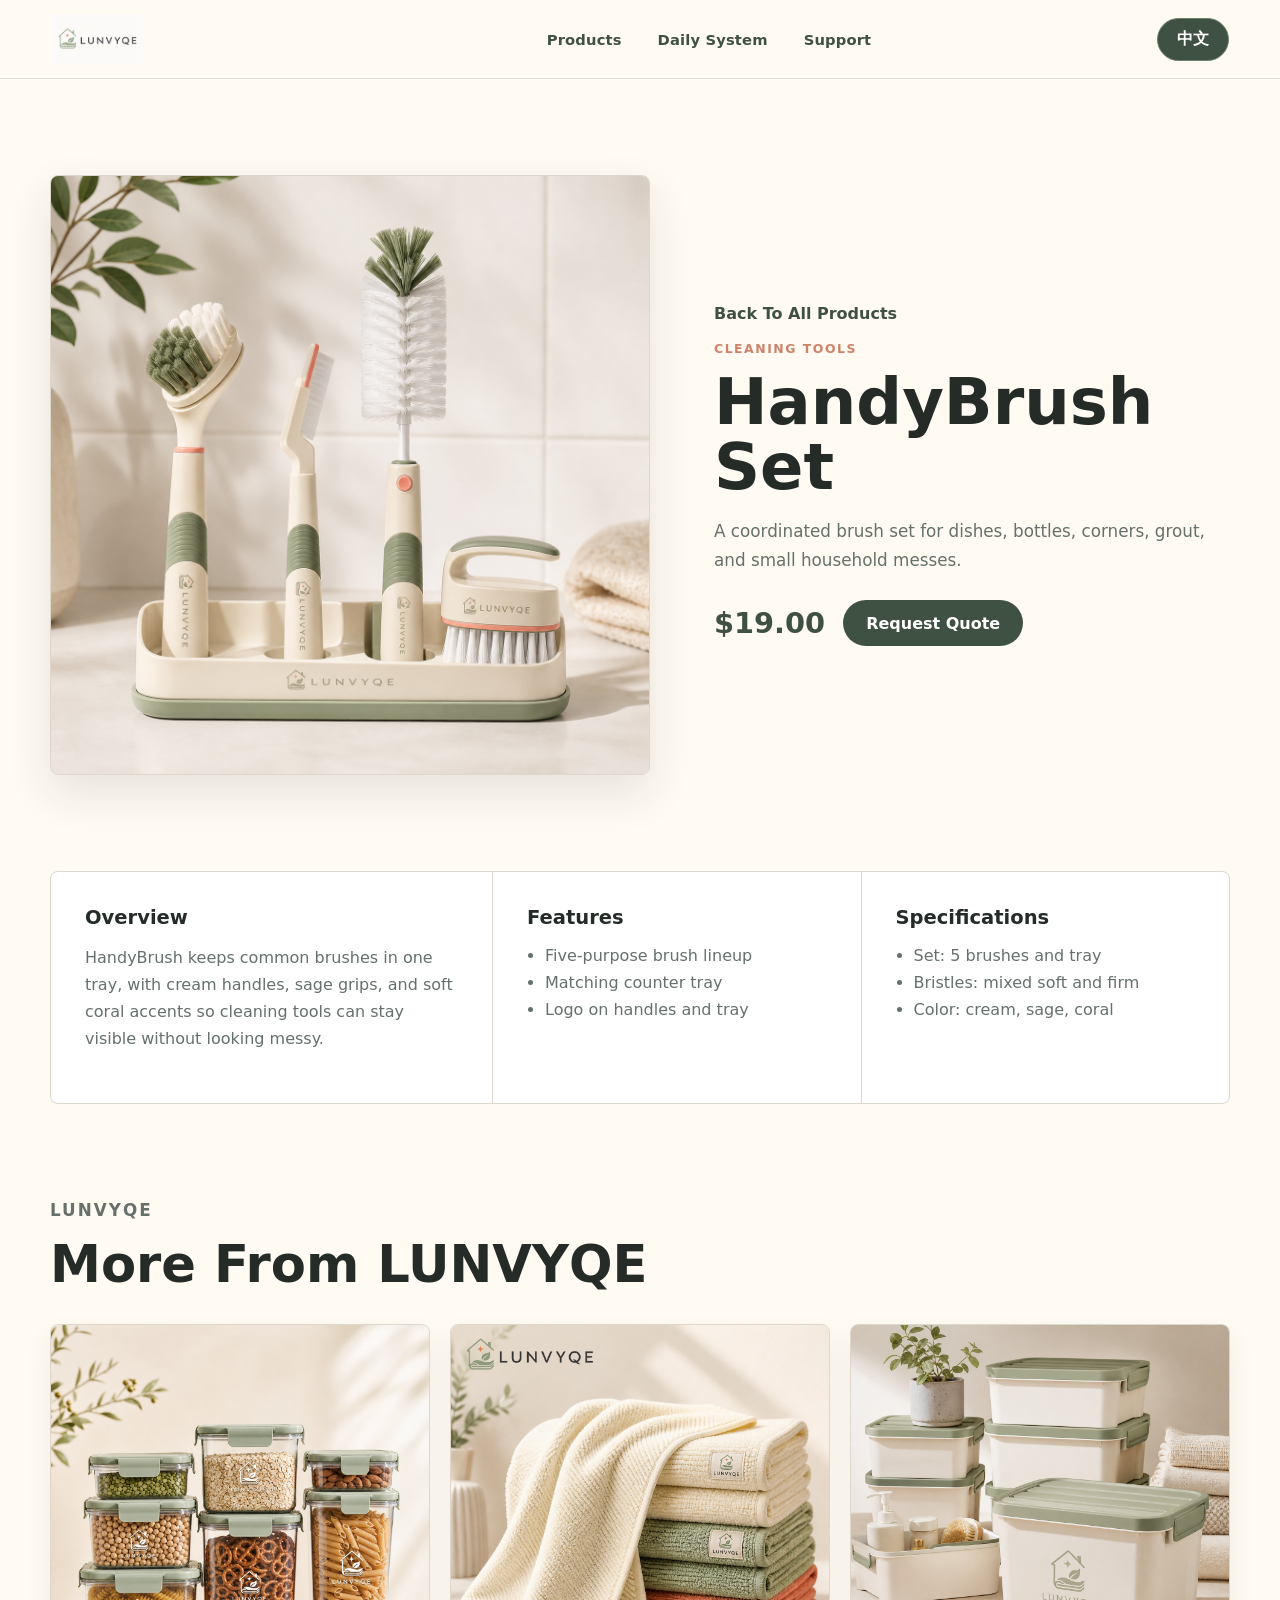
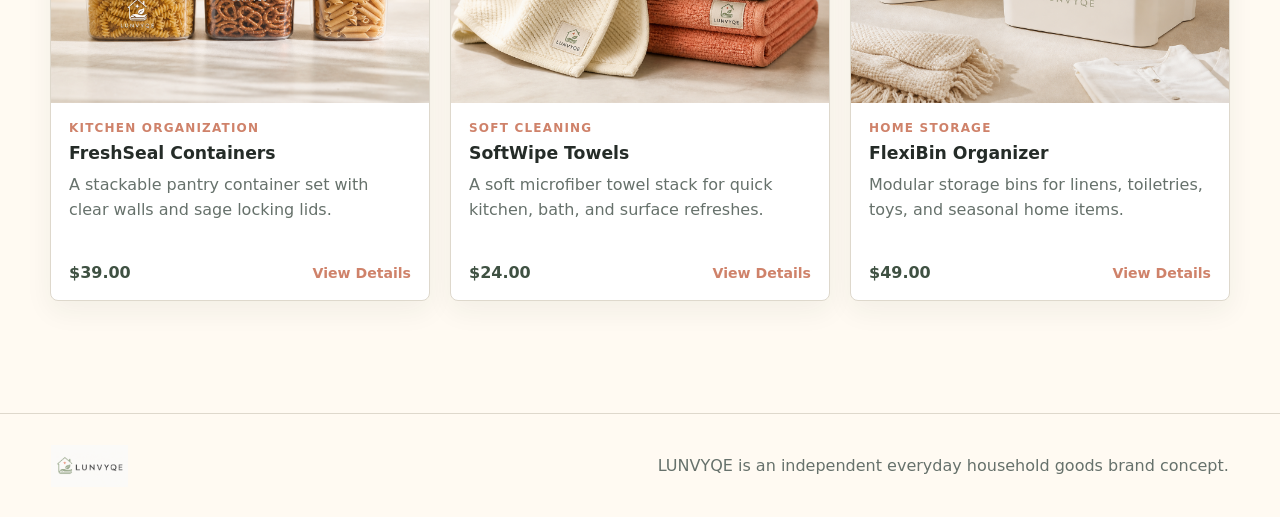
<file: product8.html>
<!doctype html>
<html lang="en">
<head>
  <meta charset="utf-8">
  <meta name="viewport" content="width=device-width, initial-scale=1">
  <title>LUNVYQE HandyBrush Set | LUNVYQE</title>
  <link rel="icon" href="assets/lunvyqe-logo.png">
  <link rel="stylesheet" href="style.css">
  <script defer src="product-data.js"></script>
  <script defer src="site.js"></script>
</head>
<body class="detail-page" data-product-id="handybrush-set">
  <header class="site-header">
    <a class="brand-link" href="index.html" aria-label="LUNVYQE home"><img src="assets/lunvyqe-logo.png" alt="LUNVYQE logo"></a>
    <nav class="top-nav" aria-label="Main navigation">
      <a href="index.html#products" data-i18n="nav.products">Products</a>
      <a href="index.html#system" data-i18n="nav.system">Daily System</a>
      <a href="index.html#support" data-i18n="nav.support">Support</a>
    </nav>
    <button class="language-toggle" type="button" data-language-toggle>中文</button>
  </header>
  <main data-product-detail></main>
  <footer class="site-footer"><a class="footer-brand" href="index.html"><img src="assets/lunvyqe-logo.png" alt="LUNVYQE logo"></a><p data-i18n="footer.copy">LUNVYQE is an independent everyday household goods brand concept.</p></footer>
</body>
</html>
</file>
<file: style.css>
:root {
  --paper: #fffaf2;
  --cream: #f5f0e7;
  --mist: #eef3ec;
  --sage: #6f8069;
  --sage-dark: #3f5142;
  --coral: #cf826a;
  --graphite: #252c28;
  --muted: #66716b;
  --line: #ded8cc;
  --white: #ffffff;
  --shadow: 0 18px 45px rgba(37, 44, 40, 0.11);
}

* {
  box-sizing: border-box;
}

html {
  scroll-behavior: smooth;
}

body {
  margin: 0;
  font-family: Inter, ui-sans-serif, system-ui, -apple-system, BlinkMacSystemFont, "Segoe UI", sans-serif;
  color: var(--graphite);
  background: var(--paper);
}

img {
  display: block;
  max-width: 100%;
}

a {
  color: inherit;
  text-decoration: none;
}

.site-header {
  position: sticky;
  top: 0;
  z-index: 20;
  display: flex;
  align-items: center;
  justify-content: space-between;
  gap: 24px;
  min-height: 78px;
  padding: 14px clamp(18px, 4vw, 56px);
  background: rgba(255, 250, 242, 0.9);
  border-bottom: 1px solid rgba(222, 216, 204, 0.8);
  backdrop-filter: blur(18px);
}

.brand-link,
.footer-brand {
  display: inline-flex;
  align-items: center;
}

.brand-link img {
  width: min(210px, 42vw);
  height: 50px;
  object-fit: contain;
  object-position: left center;
}

.top-nav {
  display: flex;
  align-items: center;
  justify-content: center;
  gap: clamp(16px, 3vw, 36px);
  font-size: 0.92rem;
  font-weight: 650;
  letter-spacing: 0.01em;
  color: var(--sage-dark);
}

.top-nav a {
  padding: 8px 0;
}

.top-nav a:hover {
  color: var(--coral);
}

.language-toggle {
  border: 1px solid var(--sage);
  border-radius: 999px;
  background: var(--sage-dark);
  color: var(--white);
  padding: 10px 16px;
  min-width: 72px;
  font: inherit;
  font-weight: 700;
  cursor: pointer;
}

.hero {
  position: relative;
  min-height: clamp(620px, 78vh, 820px);
  display: flex;
  align-items: center;
  overflow: hidden;
  background: var(--cream);
}

.hero-bg {
  position: absolute;
  inset: 0;
  width: 100%;
  height: 100%;
  object-fit: cover;
  object-position: center;
}

.hero::after {
  content: "";
  position: absolute;
  inset: 0;
  background: linear-gradient(90deg, rgba(255, 250, 242, 0.95) 0%, rgba(255, 250, 242, 0.72) 30%, rgba(255, 250, 242, 0.12) 68%);
}

.hero-copy {
  position: relative;
  z-index: 1;
  width: min(620px, calc(100% - 36px));
  margin-left: clamp(20px, 7vw, 96px);
  padding: 70px 0;
}

.eyebrow {
  margin: 0 0 14px;
  color: var(--coral);
  font-size: 0.78rem;
  font-weight: 800;
  letter-spacing: 0.12em;
  text-transform: uppercase;
}

.hero h1,
.section-heading h2,
.feature-copy h2,
.detail-copy h1 {
  margin: 0;
  color: var(--graphite);
  line-height: 1.02;
  letter-spacing: 0;
}

.hero h1 {
  max-width: 560px;
  font-size: clamp(3rem, 6vw, 5.8rem);
}

.hero-copy p:not(.eyebrow),
.section-heading p,
.feature-copy p,
.detail-summary {
  color: var(--muted);
  font-size: 1.05rem;
  line-height: 1.7;
}

.hero-copy p:not(.eyebrow) {
  max-width: 520px;
}

.hero-actions {
  display: flex;
  flex-wrap: wrap;
  gap: 12px;
  margin-top: 28px;
}

.button {
  display: inline-flex;
  align-items: center;
  justify-content: center;
  min-height: 46px;
  border-radius: 999px;
  padding: 0 22px;
  font-weight: 800;
  border: 1px solid transparent;
}

.button.primary {
  background: var(--sage-dark);
  color: var(--white);
}

.button.ghost {
  color: var(--sage-dark);
  border-color: var(--line);
  background: rgba(255, 255, 255, 0.72);
}

.intro-band {
  display: grid;
  grid-template-columns: repeat(3, 1fr);
  gap: 1px;
  background: var(--line);
  border-top: 1px solid var(--line);
  border-bottom: 1px solid var(--line);
}

.intro-band div {
  display: grid;
  gap: 8px;
  padding: clamp(22px, 4vw, 40px);
  background: var(--paper);
}

.intro-band strong {
  font-size: 1.1rem;
}

.intro-band span {
  color: var(--muted);
  line-height: 1.6;
}

.section-shell,
.system-section,
.feature-band,
.detail-info {
  width: min(1180px, calc(100% - 36px));
  margin: 0 auto;
}

.section-shell {
  padding: clamp(70px, 9vw, 112px) 0;
}

.section-heading {
  max-width: 680px;
  margin-bottom: 34px;
}

.section-heading.compact {
  max-width: 620px;
}

.section-heading h2,
.feature-copy h2 {
  font-size: clamp(2rem, 4vw, 3.4rem);
}

.product-grid {
  display: grid;
  grid-template-columns: repeat(4, minmax(0, 1fr));
  gap: 20px;
}

.product-card {
  overflow: hidden;
  background: var(--white);
  border: 1px solid var(--line);
  border-radius: 8px;
  box-shadow: 0 10px 28px rgba(37, 44, 40, 0.06);
}

.product-image-link {
  display: block;
  background: var(--mist);
  aspect-ratio: 1 / 1;
  overflow: hidden;
}

.product-card img {
  width: 100%;
  height: 100%;
  object-fit: cover;
  transition: transform 280ms ease;
}

.product-card:hover img {
  transform: scale(1.035);
}

.product-card-body {
  padding: 18px;
}

.product-category {
  margin: 0 0 8px;
  color: var(--coral);
  font-size: 0.75rem;
  font-weight: 800;
  text-transform: uppercase;
  letter-spacing: 0.1em;
}

.product-card h3 {
  margin: 0 0 10px;
  font-size: 1.08rem;
}

.product-card p:not(.product-category) {
  margin: 0;
  min-height: 72px;
  color: var(--muted);
  line-height: 1.55;
}

.product-card-row {
  display: flex;
  align-items: center;
  justify-content: space-between;
  gap: 12px;
  margin-top: 18px;
}

.product-card-row span {
  font-weight: 850;
  color: var(--sage-dark);
}

.product-card-row a {
  font-size: 0.88rem;
  font-weight: 800;
  color: var(--coral);
}

.system-section {
  padding: 20px 0 clamp(70px, 8vw, 110px);
}

.system-grid {
  display: grid;
  grid-template-columns: repeat(4, 1fr);
  gap: 1px;
  overflow: hidden;
  border: 1px solid var(--line);
  border-radius: 8px;
  background: var(--line);
}

.system-grid article {
  padding: 28px;
  background: var(--mist);
}

.system-grid span {
  display: inline-flex;
  margin-bottom: 26px;
  color: var(--coral);
  font-weight: 850;
}

.system-grid h3 {
  margin: 0 0 10px;
  font-size: 1.28rem;
}

.system-grid p {
  margin: 0;
  color: var(--muted);
  line-height: 1.65;
}

.feature-band {
  display: grid;
  grid-template-columns: 1.25fr 0.75fr;
  gap: 30px;
  align-items: center;
  padding: clamp(42px, 7vw, 74px);
  margin-bottom: 30px;
  border-radius: 8px;
  background: var(--sage-dark);
  color: var(--white);
}

.feature-copy h2,
.feature-copy p {
  color: var(--white);
}

.feature-copy p {
  opacity: 0.82;
}

.feature-stats {
  display: grid;
  gap: 1px;
  overflow: hidden;
  border-radius: 8px;
  background: rgba(255, 255, 255, 0.2);
}

.feature-stats div {
  display: grid;
  gap: 4px;
  padding: 24px;
  background: rgba(255, 255, 255, 0.12);
}

.feature-stats strong {
  font-size: 2.25rem;
}

.feature-stats span {
  opacity: 0.8;
}

.support-section {
  padding-top: 70px;
}

.support-card {
  display: grid;
  grid-template-columns: repeat(3, 1fr);
  gap: 1px;
  overflow: hidden;
  border: 1px solid var(--line);
  border-radius: 8px;
  background: var(--line);
}

.support-card div {
  display: grid;
  gap: 8px;
  padding: 24px;
  background: var(--white);
}

.support-card strong {
  color: var(--sage-dark);
}

.support-card span,
.support-card a {
  color: var(--muted);
  line-height: 1.5;
}

.site-footer {
  display: flex;
  align-items: center;
  justify-content: space-between;
  gap: 20px;
  padding: 26px clamp(18px, 4vw, 56px);
  border-top: 1px solid var(--line);
  color: var(--muted);
}

.footer-brand img {
  width: 160px;
  height: 42px;
  object-fit: contain;
  object-position: left center;
}

.detail-hero {
  display: grid;
  grid-template-columns: minmax(0, 1fr) minmax(320px, 0.86fr);
  gap: clamp(28px, 5vw, 64px);
  align-items: center;
  width: min(1180px, calc(100% - 36px));
  margin: 0 auto;
  padding: clamp(54px, 8vw, 96px) 0;
}

.detail-image {
  overflow: hidden;
  border-radius: 8px;
  border: 1px solid var(--line);
  background: var(--mist);
  box-shadow: var(--shadow);
}

.detail-image img {
  width: 100%;
  aspect-ratio: 1 / 1;
  object-fit: cover;
}

.back-link {
  display: inline-flex;
  margin-bottom: 18px;
  color: var(--sage-dark);
  font-weight: 800;
}

.detail-copy h1 {
  font-size: clamp(2.4rem, 5vw, 4.5rem);
}

.price-row {
  display: flex;
  flex-wrap: wrap;
  align-items: center;
  gap: 18px;
  margin-top: 26px;
}

.price-row strong {
  font-size: 1.8rem;
  color: var(--sage-dark);
}

.detail-info {
  display: grid;
  grid-template-columns: 1.2fr 1fr 1fr;
  gap: 1px;
  overflow: hidden;
  border: 1px solid var(--line);
  border-radius: 8px;
  background: var(--line);
}

.detail-info article {
  padding: clamp(24px, 4vw, 34px);
  background: var(--white);
}

.detail-info h2 {
  margin: 0 0 14px;
  font-size: 1.22rem;
}

.detail-info p,
.detail-info li {
  color: var(--muted);
  line-height: 1.68;
}

.detail-info ul {
  margin: 0;
  padding-left: 18px;
}

.related-section {
  padding-top: clamp(54px, 8vw, 92px);
}

.compact-grid {
  grid-template-columns: repeat(3, minmax(0, 1fr));
}

@media (max-width: 980px) {
  .site-header {
    flex-wrap: wrap;
  }

  .top-nav {
    order: 3;
    width: 100%;
    justify-content: flex-start;
    overflow-x: auto;
  }

  .hero {
    min-height: 720px;
    align-items: flex-start;
  }

  .hero::after {
    background: linear-gradient(180deg, rgba(255, 250, 242, 0.96) 0%, rgba(255, 250, 242, 0.8) 38%, rgba(255, 250, 242, 0.1) 78%);
  }

  .hero-bg {
    object-position: 68% center;
  }

  .hero-copy {
    margin: 0 auto;
    padding-top: 60px;
  }

  .intro-band,
  .feature-band,
  .detail-hero,
  .detail-info,
  .support-card {
    grid-template-columns: 1fr;
  }

  .product-grid,
  .compact-grid {
    grid-template-columns: repeat(2, minmax(0, 1fr));
  }

  .system-grid {
    grid-template-columns: repeat(2, 1fr);
  }
}

@media (max-width: 640px) {
  .site-header {
    min-height: 70px;
    gap: 12px;
  }

  .brand-link img {
    width: 168px;
    height: 42px;
  }

  .language-toggle {
    padding: 8px 12px;
    min-width: 60px;
  }

  .hero {
    min-height: 680px;
  }

  .hero h1 {
    font-size: 2.55rem;
  }

  .product-grid,
  .compact-grid,
  .system-grid {
    grid-template-columns: 1fr;
  }

  .product-card p:not(.product-category) {
    min-height: auto;
  }

  .site-footer {
    align-items: flex-start;
    flex-direction: column;
  }
}
</file>
